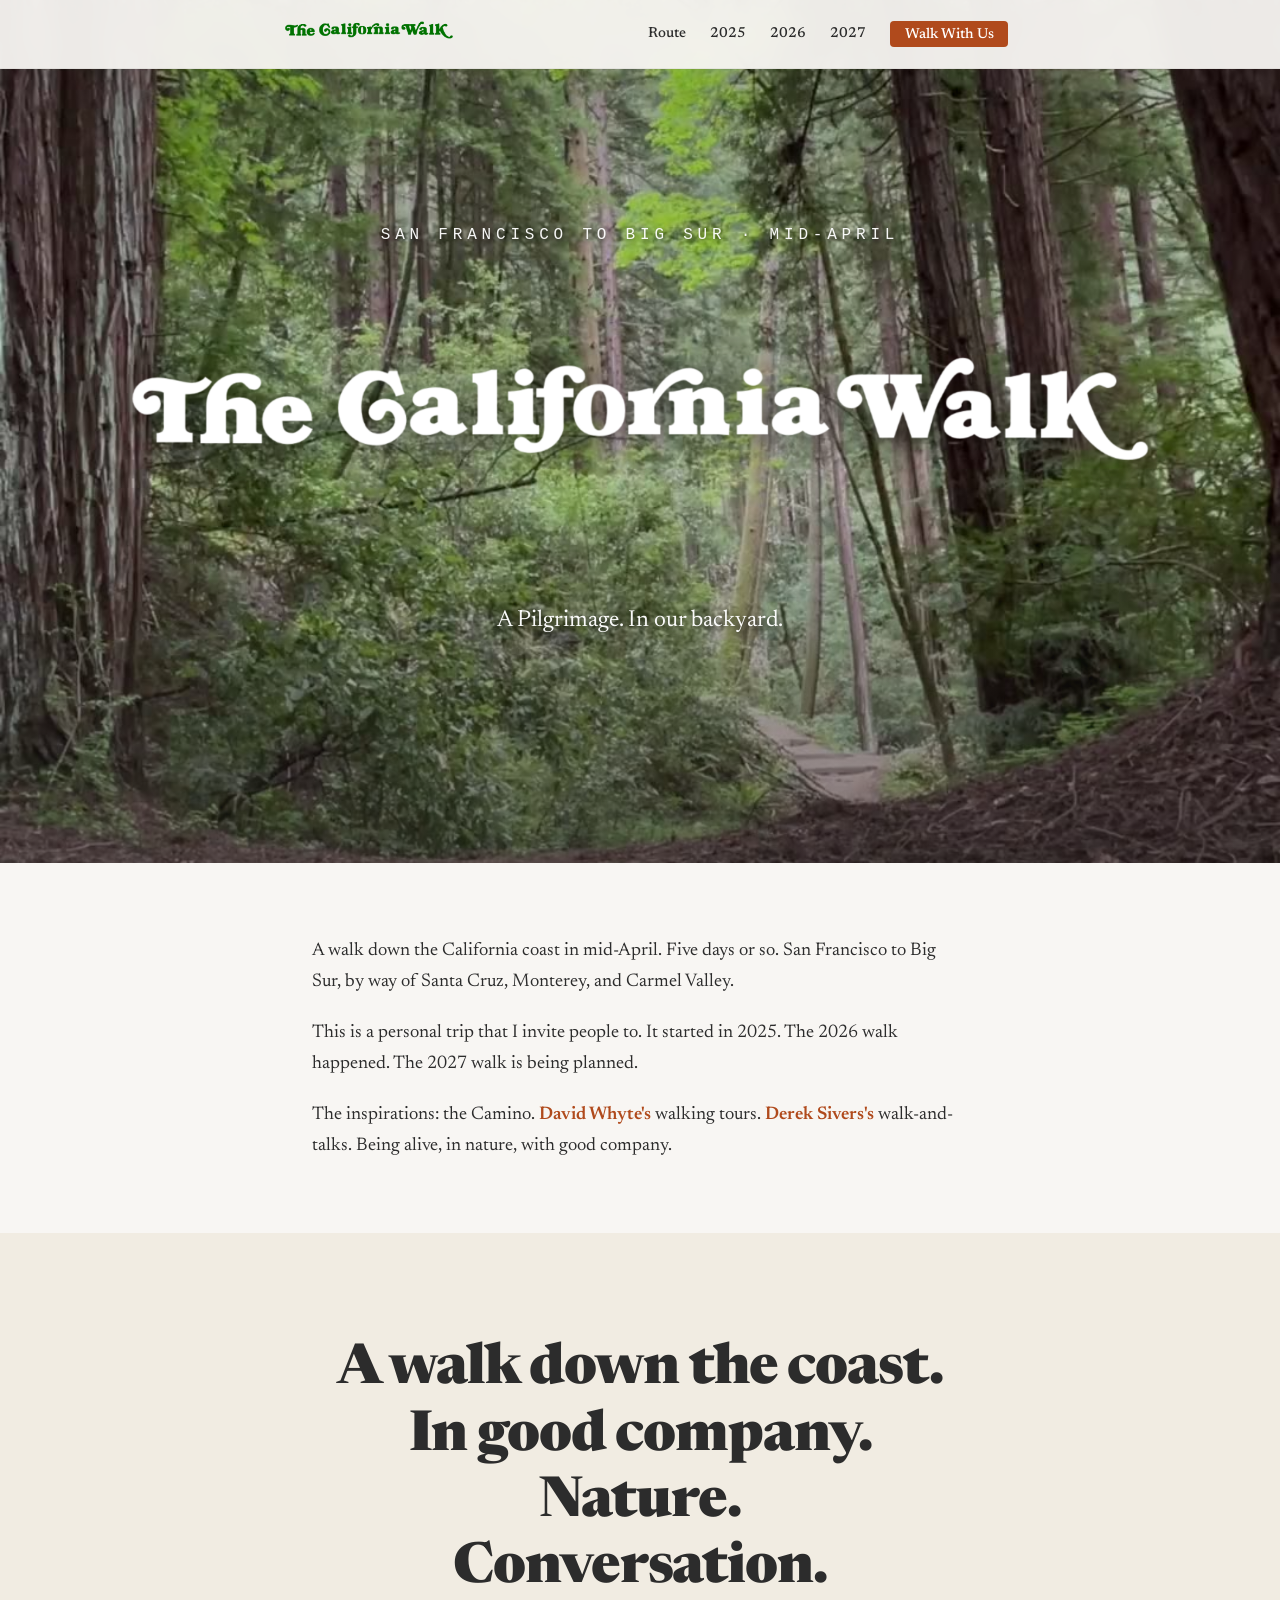
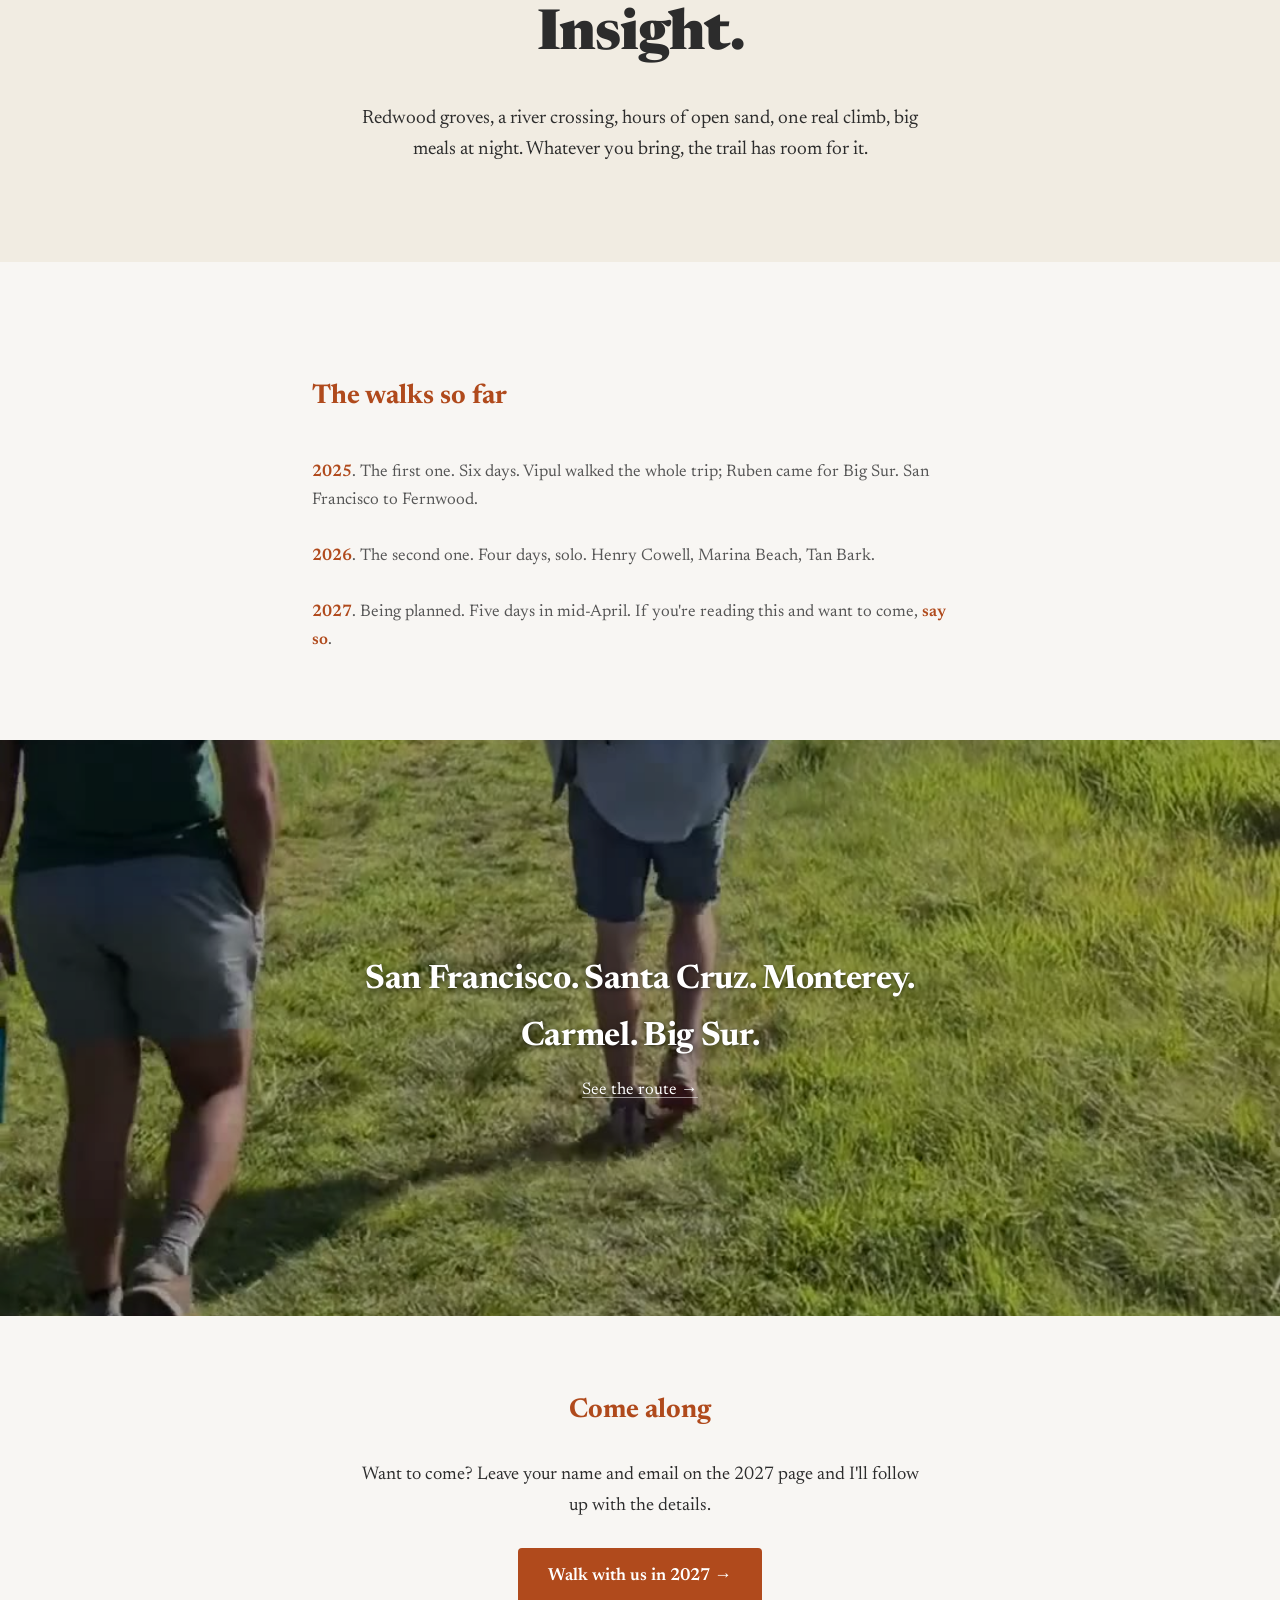
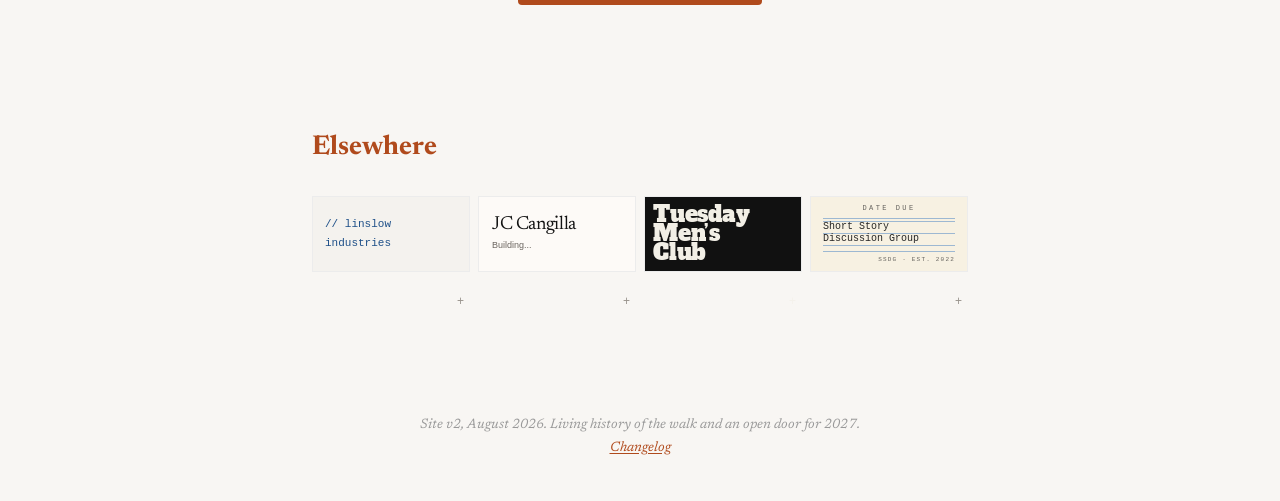
<file: index.html>
<!DOCTYPE html>
<html lang="en">
<head>
    <meta charset="UTF-8">
    <meta name="viewport" content="width=device-width, initial-scale=1.0">
    <title>The California Walk</title>
    <meta name="description" content="A walk down the California coast in mid-April. San Francisco to Big Sur. A personal trip, not an event.">
    <meta property="og:title" content="The California Walk">
    <meta property="og:description" content="A walk down the California coast in mid-April. San Francisco to Big Sur.">
    <meta property="og:type" content="website">
    <meta property="og:url" content="https://thecaliforniawalk.com">
    <meta property="og:image" content="https://thecaliforniawalk.com/hero-image.jpg">
    <link rel="canonical" href="https://thecaliforniawalk.com">
    <link rel="icon" href="/favicon.png">
    <link rel="apple-touch-icon" href="/apple-touch-icon.png">
    <link rel="stylesheet" href="/style.css">
    <!-- Google tag (gtag.js) -->
    <script async src="https://www.googletagmanager.com/gtag/js?id=G-KZSX5BPCNR"></script>
    <script>
      window.dataLayer = window.dataLayer || [];
      function gtag(){dataLayer.push(arguments);}
      gtag('js', new Date());
      gtag('config', 'G-KZSX5BPCNR');
    </script>
  <link rel="stylesheet" href="/network-tiles/network-tiles.css">
  <script src="/network-tiles/network-tiles.js" defer></script>
</head>
<body>
    <nav>
        <div class="nav-container">
            <div class="logo">
                <a href="/"><img src="/california-walk-logo.png" alt="The California Walk"></a>
            </div>
            <ul class="nav-links" id="navLinks">
                <li><a href="/route/">Route</a></li>
                <li><a href="/2025/">2025</a></li>
                <li><a href="/2026/">2026</a></li>
                <li><a href="/2027/">2027</a></li>
                <li><a href="/2027/" class="cta">Walk With Us</a></li>
            </ul>
            <div class="mobile-menu" onclick="toggleMenu()">
                <span></span><span></span><span></span>
            </div>
        </div>
    </nav>

    <section class="hero">
        <video class="hero-video" autoplay muted loop playsinline preload="auto" poster="/hero-santa-cruz-poster.jpg" aria-hidden="true">
            <source src="/hero-santa-cruz.mp4" type="video/mp4">
        </video>
        <div class="hero-overlay"></div>
        <div class="hero-content">
            <p class="hero-kicker">San Francisco to Big Sur &middot; <span class="nb">Mid-April</span></p>
            <h1 class="hero-title">
                <img src="/california-walk-title.png" alt="The California Walk">
            </h1>
            <p class="hero-tagline">A Pilgrimage. In our backyard.</p>
        </div>
    </section>

    <main class="home">

        <div class="band">
            <div class="measure intro">
                <p>A walk down the California coast in mid-April. Five days or so. San Francisco to Big Sur, by way of Santa Cruz, Monterey, and Carmel Valley.</p>
                <p>This is a personal trip that I invite people to. It started in 2025. The 2026 walk happened. The 2027 walk is being planned.</p>
                <p>The inspirations: the Camino. <a href="https://davidwhyte.com/" target="_blank" rel="noopener">David Whyte's</a> walking tours. <a href="https://sive.rs/" target="_blank" rel="noopener">Derek Sivers's</a> walk-and-talks. Being alive, in nature, with good company.</p>
            </div>
        </div>

        <div class="statement band-tint">
            <!-- JC 11/04: break it up explicitly. One sentence per line, so the rhythm he wrote
                 is the rhythm it reads in, at any width. -->
            <p class="lines">A walk down the coast.<br>In good company.<br>Nature.<br>Conversation.<br>Insight.</p>
            <p class="after">Redwood groves, a river crossing, hours of open sand, one real climb, big meals at night. Whatever you bring, the trail has room for it.</p>
        </div>

        <div class="band">
            <div class="measure">
                <h2 class="section-title">The walks so far</h2>
                <ul class="walk-list">
                    <li>
                        <a href="/2025/">2025</a><span class="year-meta">. The first one. Six days. Vipul walked the whole trip; Ruben came for Big Sur. San Francisco to Fernwood.</span>
                    </li>
                    <li>
                        <a href="/2026/">2026</a><span class="year-meta">. The second one. Four days, solo. Henry Cowell, Marina Beach, Tan Bark.</span>
                    </li>
                    <li>
                        <a href="/2027/">2027</a><span class="year-meta">. Being planned. Five days in mid-April. If you're reading this and want to come, <a href="/2027/">say so</a>.</span>
                    </li>
                </ul>
            </div>
        </div>

        <div class="band-motion" style="background-image: url('/band-carmel-poster.jpg');">
            <video autoplay muted loop playsinline preload="metadata" poster="/band-carmel-poster.jpg" aria-hidden="true">
                <source src="/band-carmel.mp4" type="video/mp4">
            </video>
            <div class="scrim"></div>
            <div class="route-line">
                <p class="places">San Francisco. Santa Cruz. Monterey.<br>Carmel. Big Sur.</p>
                <p class="route-link"><a href="/route/">See the route &rarr;</a></p>
            </div>
        </div>

        <div class="band door">
            <h2 class="section-title">Come along</h2>
            <p>Want to come? Leave your name and email on the 2027 page and I'll follow up with the details.</p>
            <a href="/2027/" class="cta-button-text">Walk with us in 2027 &rarr;</a>
        </div>
    </main>

    <div class="elsewhere">
        <h2 class="section-title">Elsewhere</h2>
        <div class="elsewhere-tiles network-tiles">
            <a class="tile network-tile tile-linslow" data-network-tile="linslow" href="https://linslow.com" aria-label="Linslow Industries"><span class="linslow-mark">// linslow industries</span></a>
            <a class="tile network-tile tile-jcc" data-network-tile="jcc" href="https://jccangilla.com" aria-label="JC Cangilla"><span class="jcc-name">JC Cangilla</span><span class="jcc-sig">Building...</span></a>
            <a class="tile network-tile tile-tmc" data-network-tile="tmc" href="https://tuesdaymensclub.com" aria-label="Tuesday Men&#x27;s Club"><span class="tmc-mark">Tuesday<br>Men&rsquo;s<br>Club</span></a>
            <a class="tile network-tile tile-ssdg" data-network-tile="ssdg" href="https://ssdg.me" aria-label="Short Story Discussion Group"><span class="ssdg-head">DATE DUE</span><span class="ssdg-dbl"></span><span class="ssdg-line">Short Story</span><span class="ssdg-line">Discussion Group</span><span class="ssdg-line"></span><span class="ssdg-id">SSDG &middot; EST. 2022</span></a>
        </div>
    </div>

    <footer>
        <p class="footer-note">Site v2, August 2026. Living history of the walk and an open door for 2027.</p>
        <p class="footer-note"><a href="/changelog/">Changelog</a></p>
    </footer>

    <script>
        function toggleMenu() {
            document.getElementById('navLinks').classList.toggle('active');
        }
        document.querySelectorAll('.nav-links a').forEach(link => {
            link.addEventListener('click', () => {
                document.getElementById('navLinks').classList.remove('active');
            });
        });
    </script>
</body>
</html>
</file>
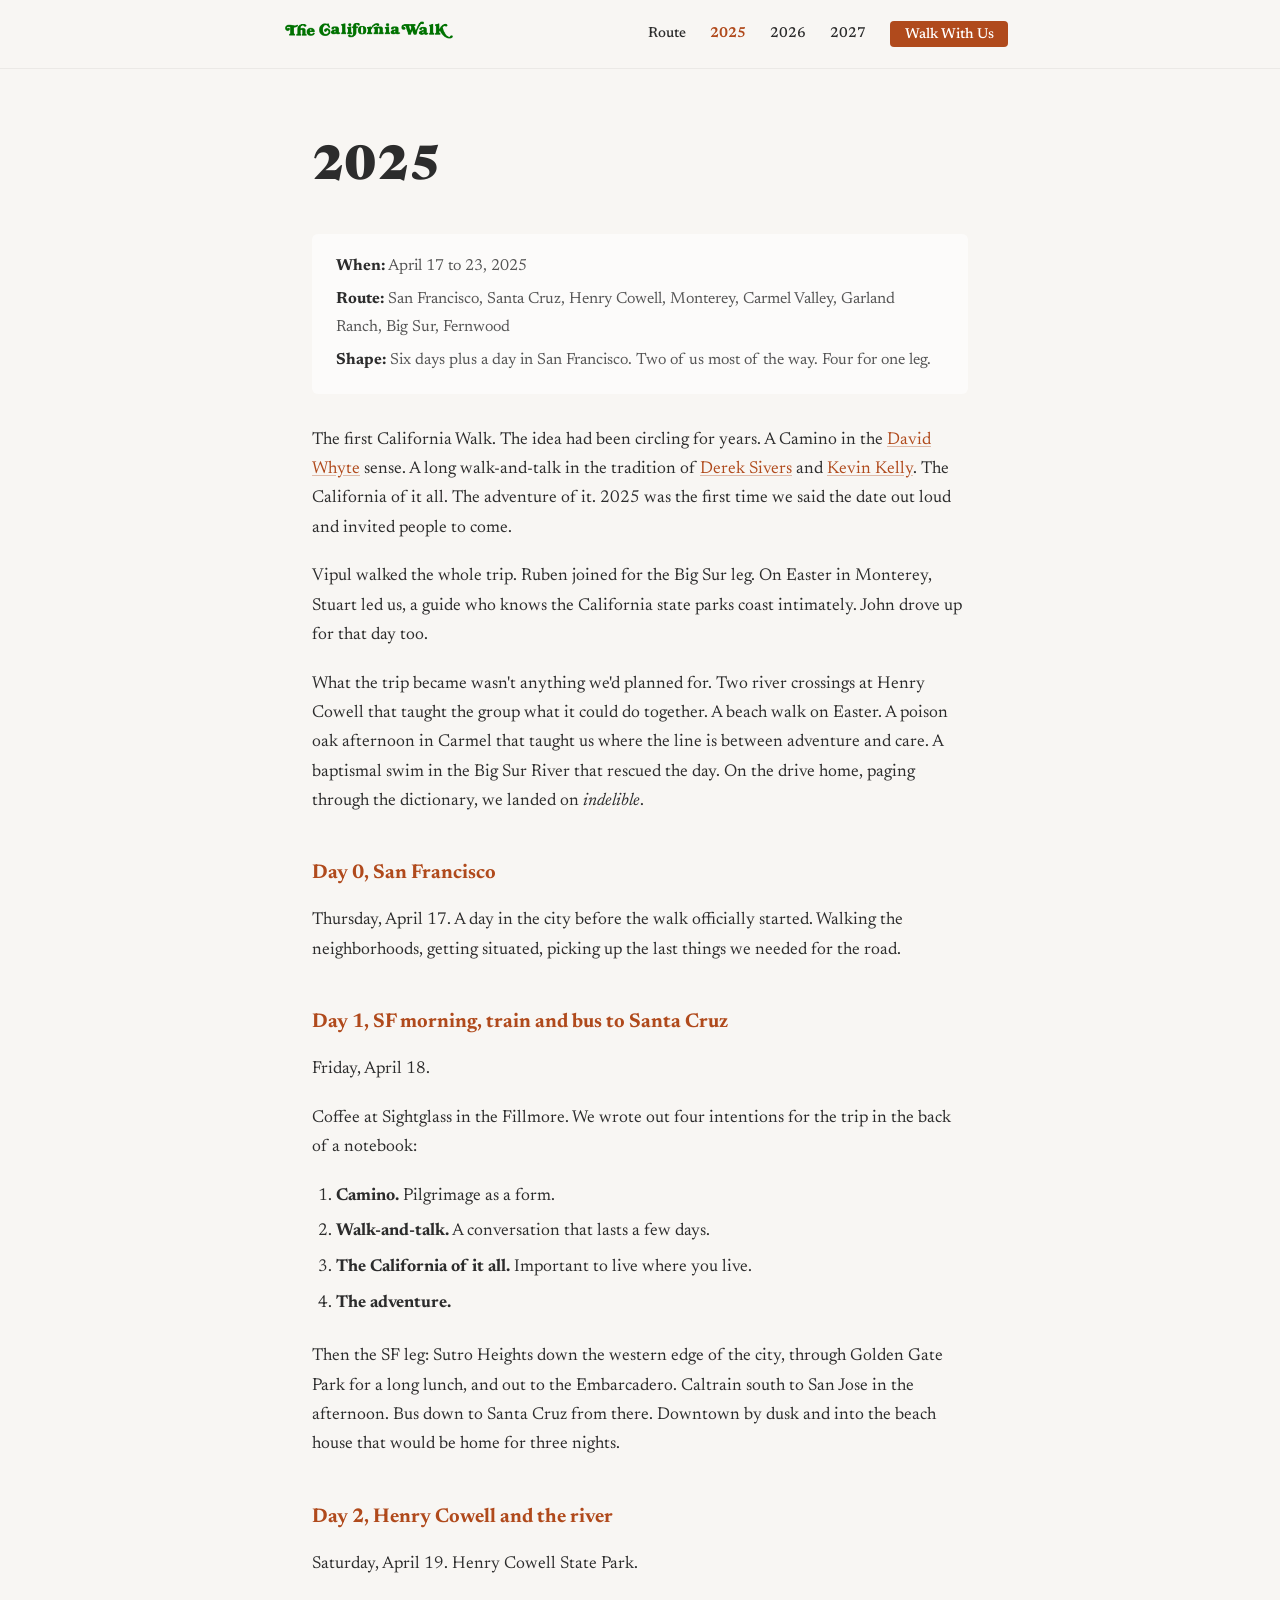
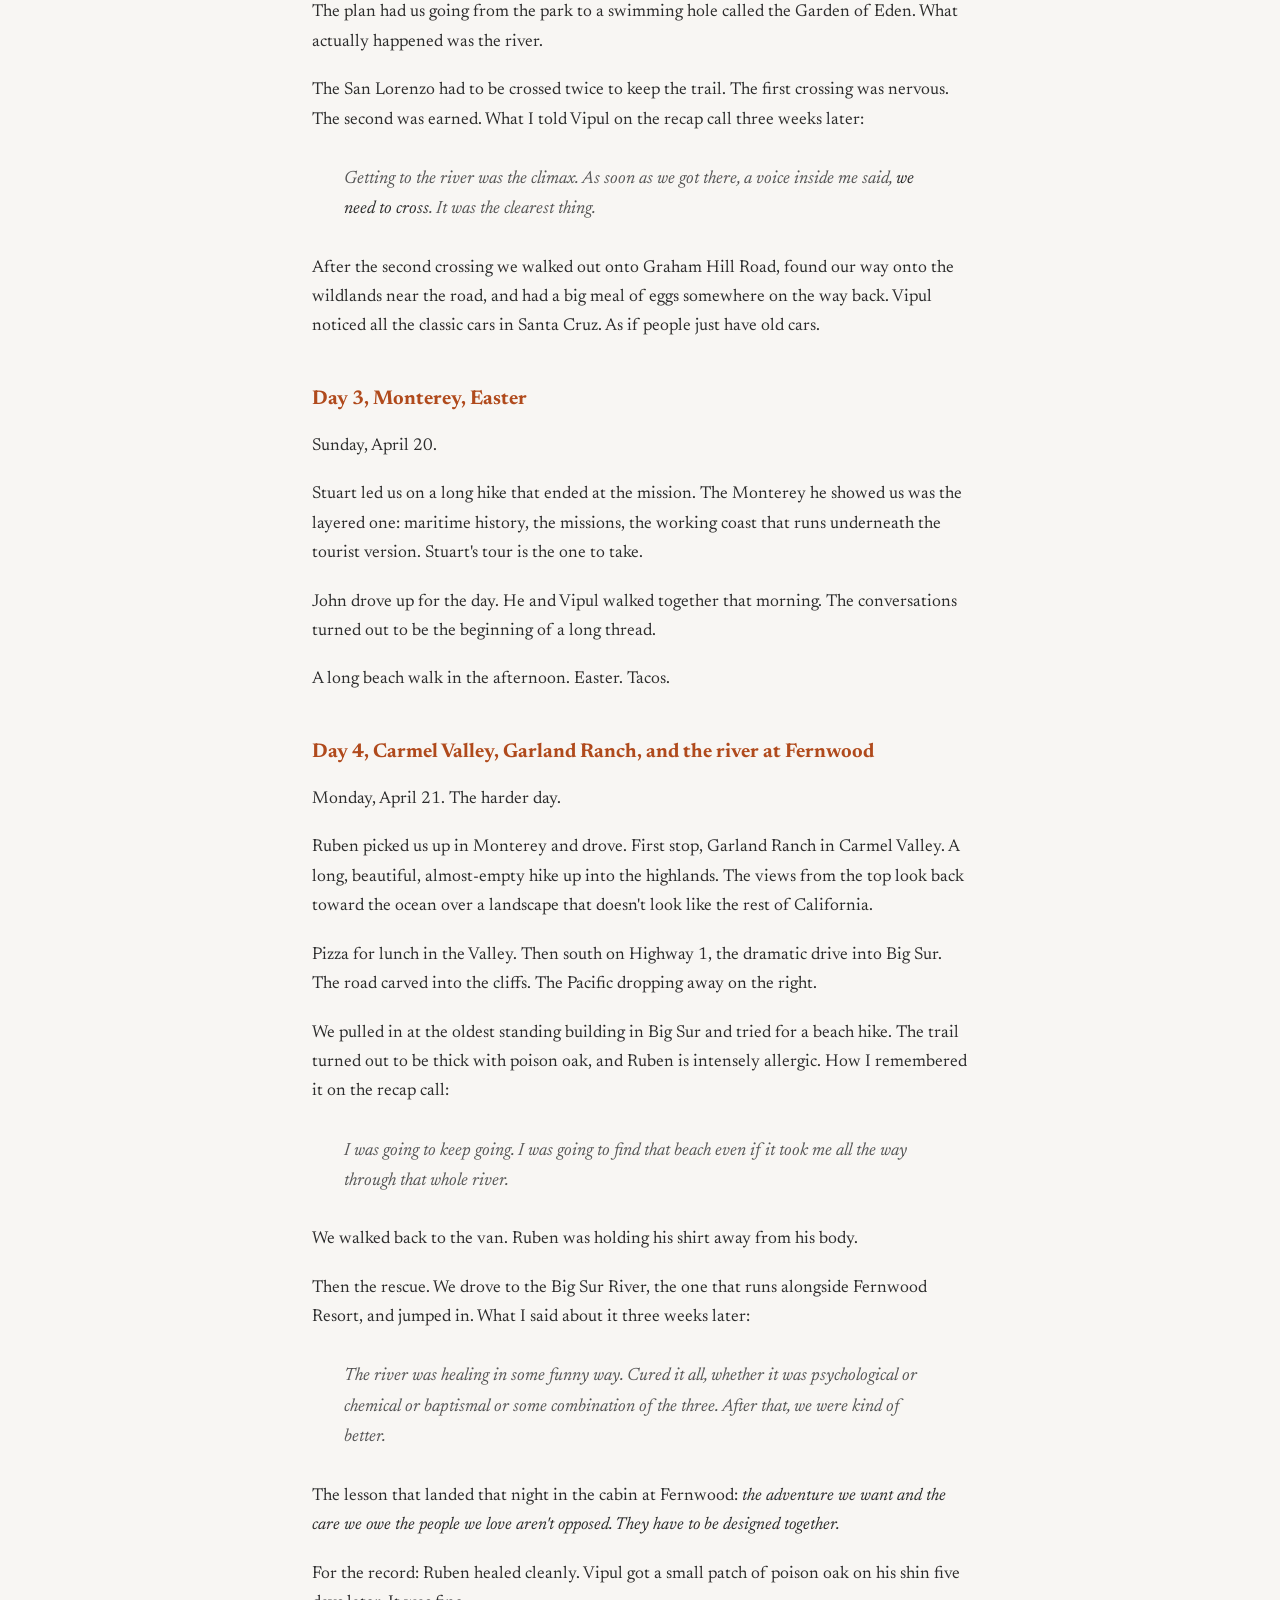
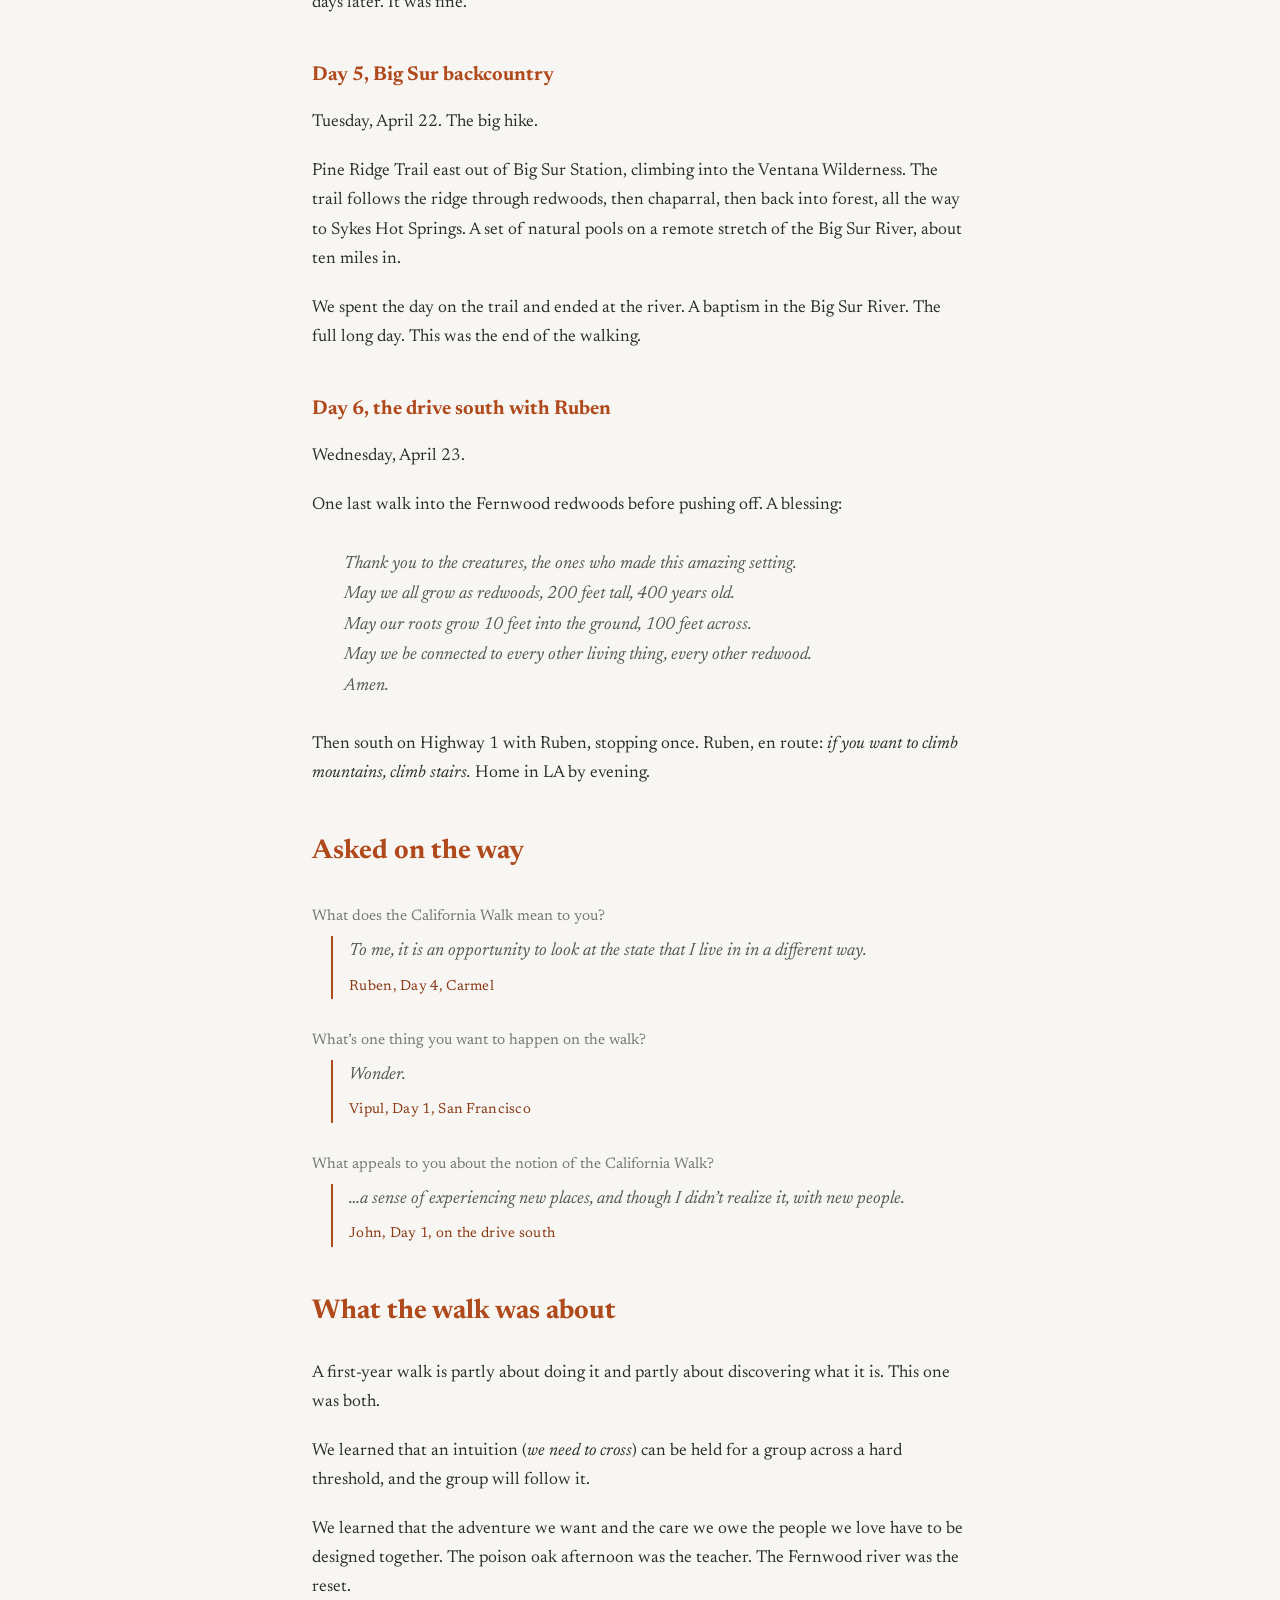
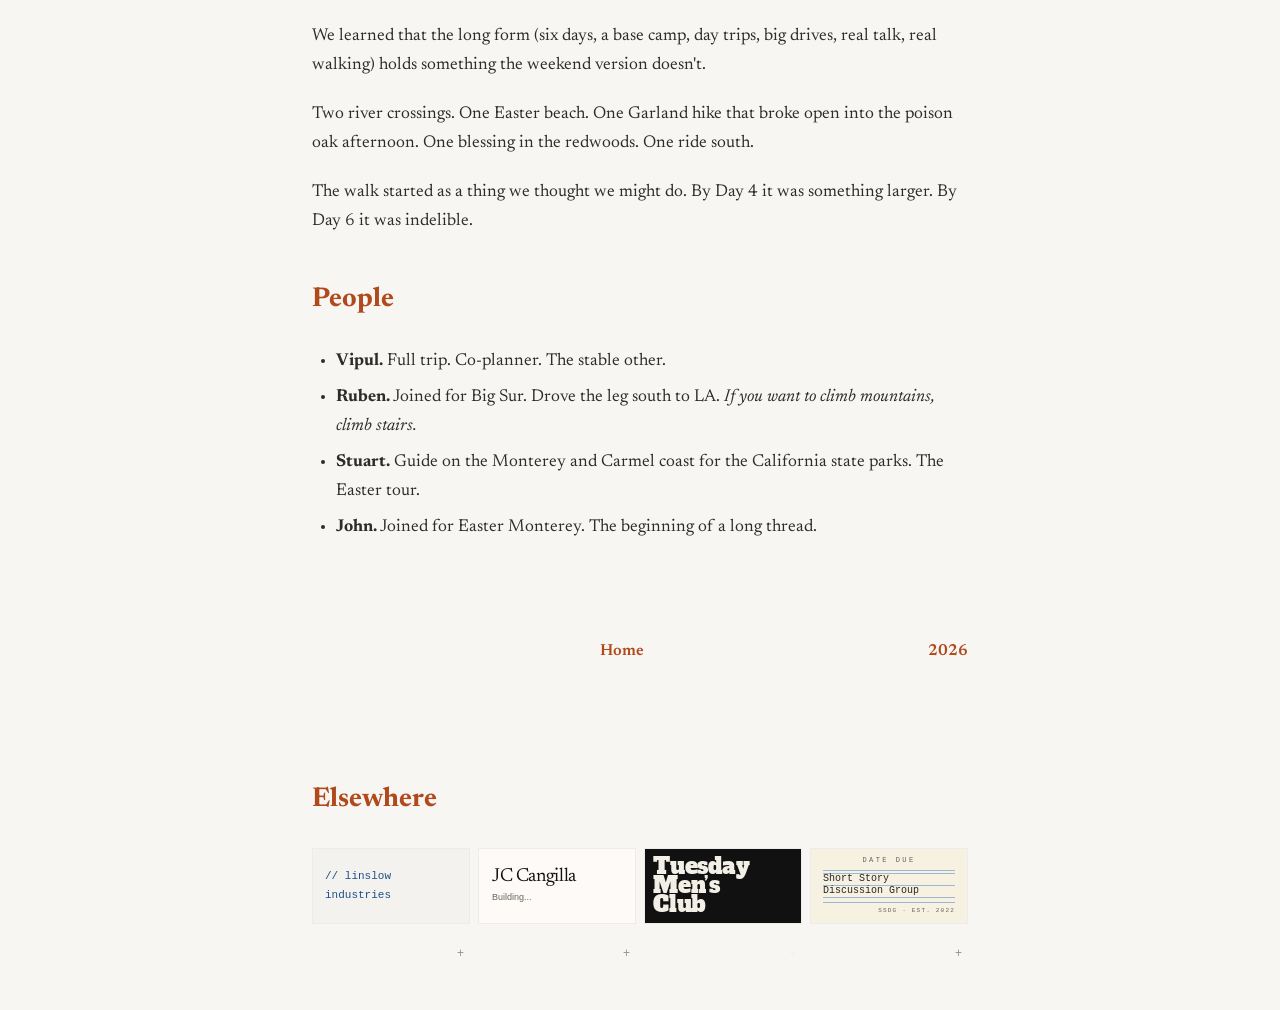
<file: 2025/index.html>
<!DOCTYPE html>
<html lang="en">
<head>
    <meta charset="UTF-8">
    <meta name="viewport" content="width=device-width, initial-scale=1.0">
    <title>2025 &middot; The California Walk</title>
    <meta name="description" content="The first California Walk. April 17 to 23, 2025. San Francisco to Big Sur. Six days, small group.">
    <meta property="og:title" content="2025 -- The California Walk">
    <meta property="og:description" content="The first California Walk. April 17 to 23, 2025. San Francisco to Big Sur.">
    <meta property="og:type" content="article">
    <meta property="og:url" content="https://thecaliforniawalk.com/2025/">
    <meta property="og:image" content="https://thecaliforniawalk.com/hero-image.jpg">
    <link rel="canonical" href="https://thecaliforniawalk.com/2025/">
    <link rel="icon" href="/favicon.png">
    <link rel="apple-touch-icon" href="/apple-touch-icon.png">
    <link rel="stylesheet" href="/style.css">
    <script async src="https://www.googletagmanager.com/gtag/js?id=G-KZSX5BPCNR"></script>
    <script>
      window.dataLayer = window.dataLayer || [];
      function gtag(){dataLayer.push(arguments);}
      gtag('js', new Date());
      gtag('config', 'G-KZSX5BPCNR');
    </script>
  <link rel="stylesheet" href="/network-tiles/network-tiles.css">
  <script src="/network-tiles/network-tiles.js" defer></script>
</head>
<body>
    <nav>
        <div class="nav-container">
            <div class="logo">
                <a href="/"><img src="/california-walk-logo.png" alt="The California Walk"></a>
            </div>
            <ul class="nav-links" id="navLinks">
                <li><a href="/route/">Route</a></li>
                <li><a href="/2025/" class="active">2025</a></li>
                <li><a href="/2026/">2026</a></li>
                <li><a href="/2027/">2027</a></li>
                <li><a href="/2027/" class="cta">Walk With Us</a></li>
            </ul>
            <div class="mobile-menu" onclick="toggleMenu()">
                <span></span><span></span><span></span>
            </div>
        </div>
    </nav>

    <main class="prose">
        <h1 class="page-title">2025</h1>

        <div class="meta-block">
            <p class="fact-line"><strong>When:</strong> April 17 to 23, 2025</p>
            <p class="fact-line"><strong>Route:</strong> San Francisco, Santa Cruz, Henry Cowell, Monterey, Carmel Valley, Garland Ranch, Big Sur, Fernwood</p>
            <p class="fact-line"><strong>Shape:</strong> Six days plus a day in San Francisco. Two of us most of the way. Four for one leg.</p>
        </div>

        <p>The first California Walk. The idea had been circling for years. A Camino in the <a href="https://davidwhyte.com/" target="_blank" rel="noopener">David Whyte</a> sense. A long walk-and-talk in the tradition of <a href="https://sive.rs/" target="_blank" rel="noopener">Derek Sivers</a> and <a href="https://kk.org/" target="_blank" rel="noopener">Kevin Kelly</a>. The California of it all. The adventure of it. 2025 was the first time we said the date out loud and invited people to come.</p>

        <p>Vipul walked the whole trip. Ruben joined for the Big Sur leg. On Easter in Monterey, Stuart led us, a guide who knows the California state parks coast intimately. John drove up for that day too.</p>

        <p>What the trip became wasn't anything we'd planned for. Two river crossings at Henry Cowell that taught the group what it could do together. A beach walk on Easter. A poison oak afternoon in Carmel that taught us where the line is between adventure and care. A baptismal swim in the Big Sur River that rescued the day. On the drive home, paging through the dictionary, we landed on <em>indelible</em>.</p>


        <h3 class="day-title">Day 0, San Francisco</h3>
        <p>Thursday, April 17. A day in the city before the walk officially started. Walking the neighborhoods, getting situated, picking up the last things we needed for the road.</p>

        <h3 class="day-title">Day 1, SF morning, train and bus to Santa Cruz</h3>
        <p>Friday, April 18.</p>
        <p>Coffee at Sightglass in the Fillmore. We wrote out four intentions for the trip in the back of a notebook:</p>
        <ol>
            <li><strong>Camino.</strong> Pilgrimage as a form.</li>
            <li><strong>Walk-and-talk.</strong> A conversation that lasts a few days.</li>
            <li><strong>The California of it all.</strong> Important to live where you live.</li>
            <li><strong>The adventure.</strong></li>
        </ol>
        <p>Then the SF leg: Sutro Heights down the western edge of the city, through Golden Gate Park for a long lunch, and out to the Embarcadero. Caltrain south to San Jose in the afternoon. Bus down to Santa Cruz from there. Downtown by dusk and into the beach house that would be home for three nights.</p>

        <h3 class="day-title">Day 2, Henry Cowell and the river</h3>
        <p>Saturday, April 19. Henry Cowell State Park.</p>
        <p>The plan had us going from the park to a swimming hole called the Garden of Eden. What actually happened was the river.</p>
        <p>The San Lorenzo had to be crossed twice to keep the trail. The first crossing was nervous. The second was earned. What I told Vipul on the recap call three weeks later:</p>
        <blockquote>
            Getting to the river was the climax. As soon as we got there, a voice inside me said, <em>we need to cross</em>. It was the clearest thing.
        </blockquote>
        <p>After the second crossing we walked out onto Graham Hill Road, found our way onto the wildlands near the road, and had a big meal of eggs somewhere on the way back. Vipul noticed all the classic cars in Santa Cruz. As if people just have old cars.</p>

        <h3 class="day-title">Day 3, Monterey, Easter</h3>
        <p>Sunday, April 20.</p>
        <p>Stuart led us on a long hike that ended at the mission. The Monterey he showed us was the layered one: maritime history, the missions, the working coast that runs underneath the tourist version. Stuart's tour is the one to take.</p>
        <p>John drove up for the day. He and Vipul walked together that morning. The conversations turned out to be the beginning of a long thread.</p>
        <p>A long beach walk in the afternoon. Easter. Tacos.</p>

        <h3 class="day-title">Day 4, Carmel Valley, Garland Ranch, and the river at Fernwood</h3>
        <p>Monday, April 21. The harder day.</p>
        <p>Ruben picked us up in Monterey and drove. First stop, Garland Ranch in Carmel Valley. A long, beautiful, almost-empty hike up into the highlands. The views from the top look back toward the ocean over a landscape that doesn't look like the rest of California.</p>
        <p>Pizza for lunch in the Valley. Then south on Highway 1, the dramatic drive into Big Sur. The road carved into the cliffs. The Pacific dropping away on the right.</p>
        <p>We pulled in at the oldest standing building in Big Sur and tried for a beach hike. The trail turned out to be thick with poison oak, and Ruben is intensely allergic. How I remembered it on the recap call:</p>
        <blockquote>
            I was going to keep going. I was going to find that beach even if it took me all the way through that whole river.
        </blockquote>
        <p>We walked back to the van. Ruben was holding his shirt away from his body.</p>
        <p>Then the rescue. We drove to the Big Sur River, the one that runs alongside Fernwood Resort, and jumped in. What I said about it three weeks later:</p>
        <blockquote>
            The river was healing in some funny way. Cured it all, whether it was psychological or chemical or baptismal or some combination of the three. After that, we were kind of better.
        </blockquote>
        <p>The lesson that landed that night in the cabin at Fernwood: <em>the adventure we want and the care we owe the people we love aren't opposed. They have to be designed together.</em></p>
        <p>For the record: Ruben healed cleanly. Vipul got a small patch of poison oak on his shin five days later. It was fine.</p>

        <h3 class="day-title">Day 5, Big Sur backcountry</h3>
        <p>Tuesday, April 22. The big hike.</p>
        <p>Pine Ridge Trail east out of Big Sur Station, climbing into the Ventana Wilderness. The trail follows the ridge through redwoods, then chaparral, then back into forest, all the way to Sykes Hot Springs. A set of natural pools on a remote stretch of the Big Sur River, about ten miles in.</p>
        <p>We spent the day on the trail and ended at the river. A baptism in the Big Sur River. The full long day. This was the end of the walking.</p>

        <h3 class="day-title">Day 6, the drive south with Ruben</h3>
        <p>Wednesday, April 23.</p>
        <p>One last walk into the Fernwood redwoods before pushing off. A blessing:</p>
        <blockquote>
            Thank you to the creatures, the ones who made this amazing setting.<br>
            May we all grow as redwoods, 200 feet tall, 400 years old.<br>
            May our roots grow 10 feet into the ground, 100 feet across.<br>
            May we be connected to every other living thing, every other redwood.<br>
            Amen.
        </blockquote>
        <p>Then south on Highway 1 with Ruben, stopping once. Ruben, en route: <em>if you want to climb mountains, climb stairs.</em> Home in LA by evening.</p>


        <h2 class="section-title">Asked on the way</h2>
        <div class="chorus">
            <p class="chorus-q">What does the California Walk mean to you?</p>
            <blockquote>To me, it is an opportunity to look at the state that I live in in a different way.<cite>Ruben, Day 4, Carmel</cite></blockquote>
            <p class="chorus-q">What&rsquo;s one thing you want to happen on the walk?</p>
            <blockquote>Wonder.<cite>Vipul, Day 1, San Francisco</cite></blockquote>
            <p class="chorus-q">What appeals to you about the notion of the California Walk?</p>
            <blockquote>&hellip;a sense of experiencing new places, and though I didn&rsquo;t realize it, with new people.<cite>John, Day 1, on the drive south</cite></blockquote>
        </div>


        <h2 class="section-title">What the walk was about</h2>
        <p>A first-year walk is partly about doing it and partly about discovering what it is. This one was both.</p>
        <p>We learned that an intuition (<em>we need to cross</em>) can be held for a group across a hard threshold, and the group will follow it.</p>
        <p>We learned that the adventure we want and the care we owe the people we love have to be designed together. The poison oak afternoon was the teacher. The Fernwood river was the reset.</p>
        <p>We learned that the long form (six days, a base camp, day trips, big drives, real talk, real walking) holds something the weekend version doesn't.</p>
        <p>Two river crossings. One Easter beach. One Garland hike that broke open into the poison oak afternoon. One blessing in the redwoods. One ride south.</p>
        <p>The walk started as a thing we thought we might do. By Day 4 it was something larger. By Day 6 it was indelible.</p>


        <h2 class="section-title">People</h2>
        <ul>
            <li><strong>Vipul.</strong> Full trip. Co-planner. The stable other.</li>
            <li><strong>Ruben.</strong> Joined for Big Sur. Drove the leg south to LA. <em>If you want to climb mountains, climb stairs.</em></li>
            <li><strong>Stuart.</strong> Guide on the Monterey and Carmel coast for the California state parks. The Easter tour.</li>
            <li><strong>John.</strong> Joined for Easter Monterey. The beginning of a long thread.</li>
        </ul>

        <div class="page-nav">
            <span>&nbsp;</span>
            <span class="spacer"><a href="/">Home</a></span>
            <a href="/2026/">2026</a>
        </div>
    </main>

    <div class="elsewhere">
        <h2 class="section-title">Elsewhere</h2>
        <div class="elsewhere-tiles network-tiles">
            <a class="tile network-tile tile-linslow" data-network-tile="linslow" href="https://linslow.com" aria-label="Linslow Industries"><span class="linslow-mark">// linslow industries</span></a>
            <a class="tile network-tile tile-jcc" data-network-tile="jcc" href="https://jccangilla.com" aria-label="JC Cangilla"><span class="jcc-name">JC Cangilla</span><span class="jcc-sig">Building...</span></a>
            <a class="tile network-tile tile-tmc" data-network-tile="tmc" href="https://tuesdaymensclub.com" aria-label="Tuesday Men&#x27;s Club"><span class="tmc-mark">Tuesday<br>Men&rsquo;s<br>Club</span></a>
            <a class="tile network-tile tile-ssdg" data-network-tile="ssdg" href="https://ssdg.me" aria-label="Short Story Discussion Group"><span class="ssdg-head">DATE DUE</span><span class="ssdg-dbl"></span><span class="ssdg-line">Short Story</span><span class="ssdg-line">Discussion Group</span><span class="ssdg-line"></span><span class="ssdg-id">SSDG &middot; EST. 2022</span></a>
        </div>
    </div>

    <script>
        function toggleMenu() {
            document.getElementById('navLinks').classList.toggle('active');
        }
        document.querySelectorAll('.nav-links a').forEach(link => {
            link.addEventListener('click', () => {
                document.getElementById('navLinks').classList.remove('active');
            });
        });
    </script>
</body>
</html>
</file>
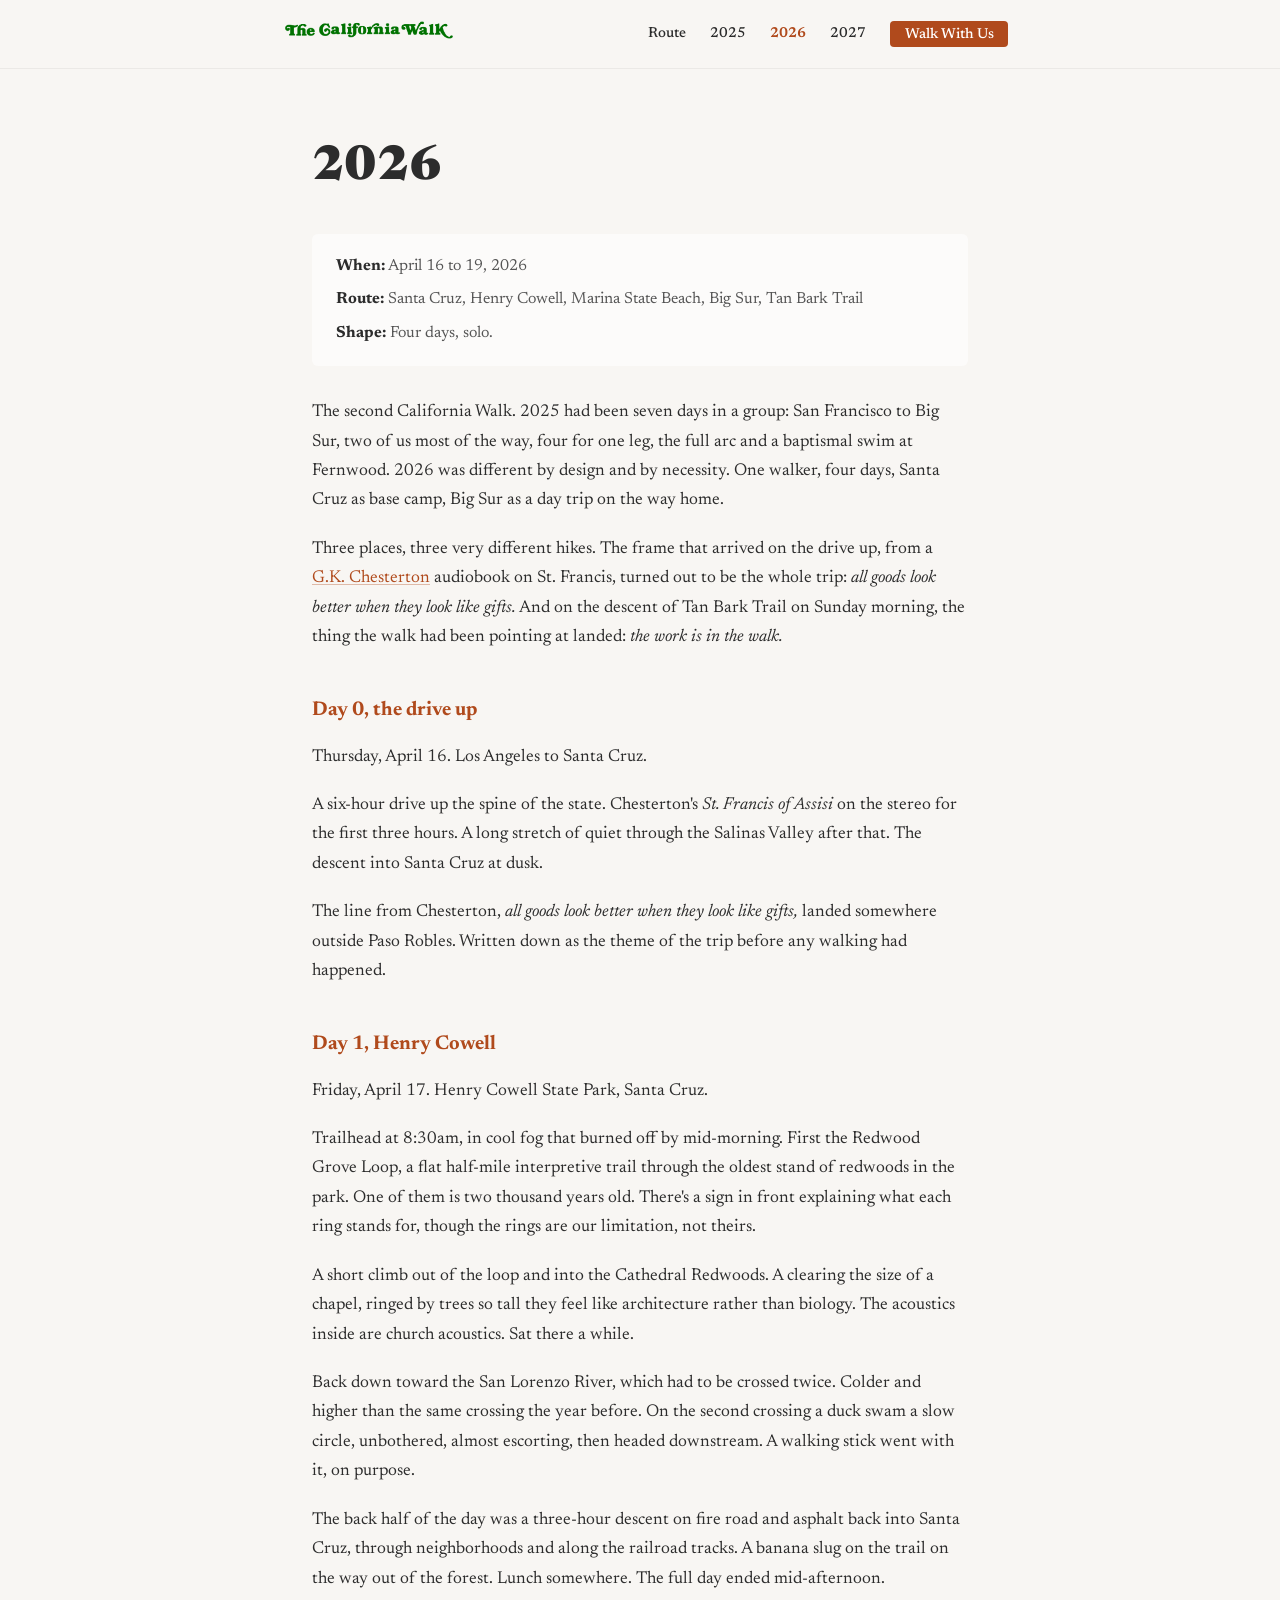
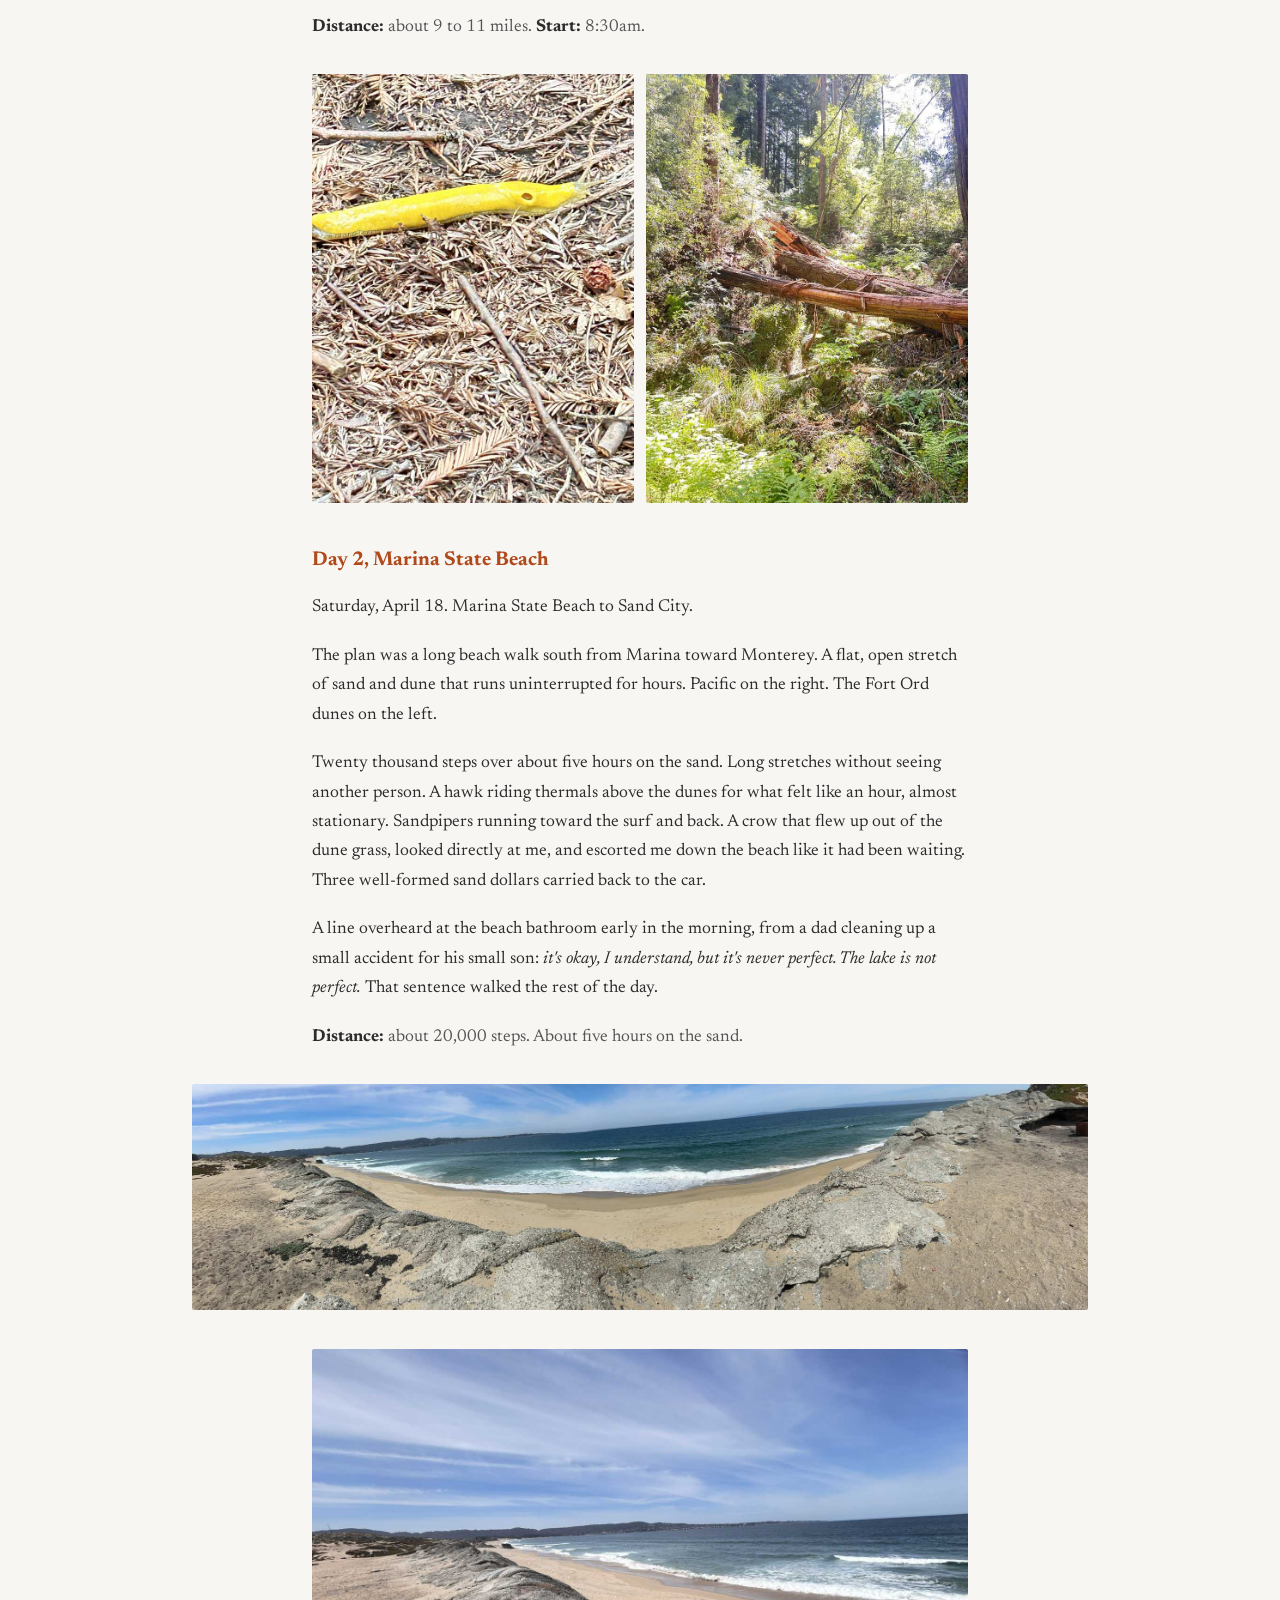
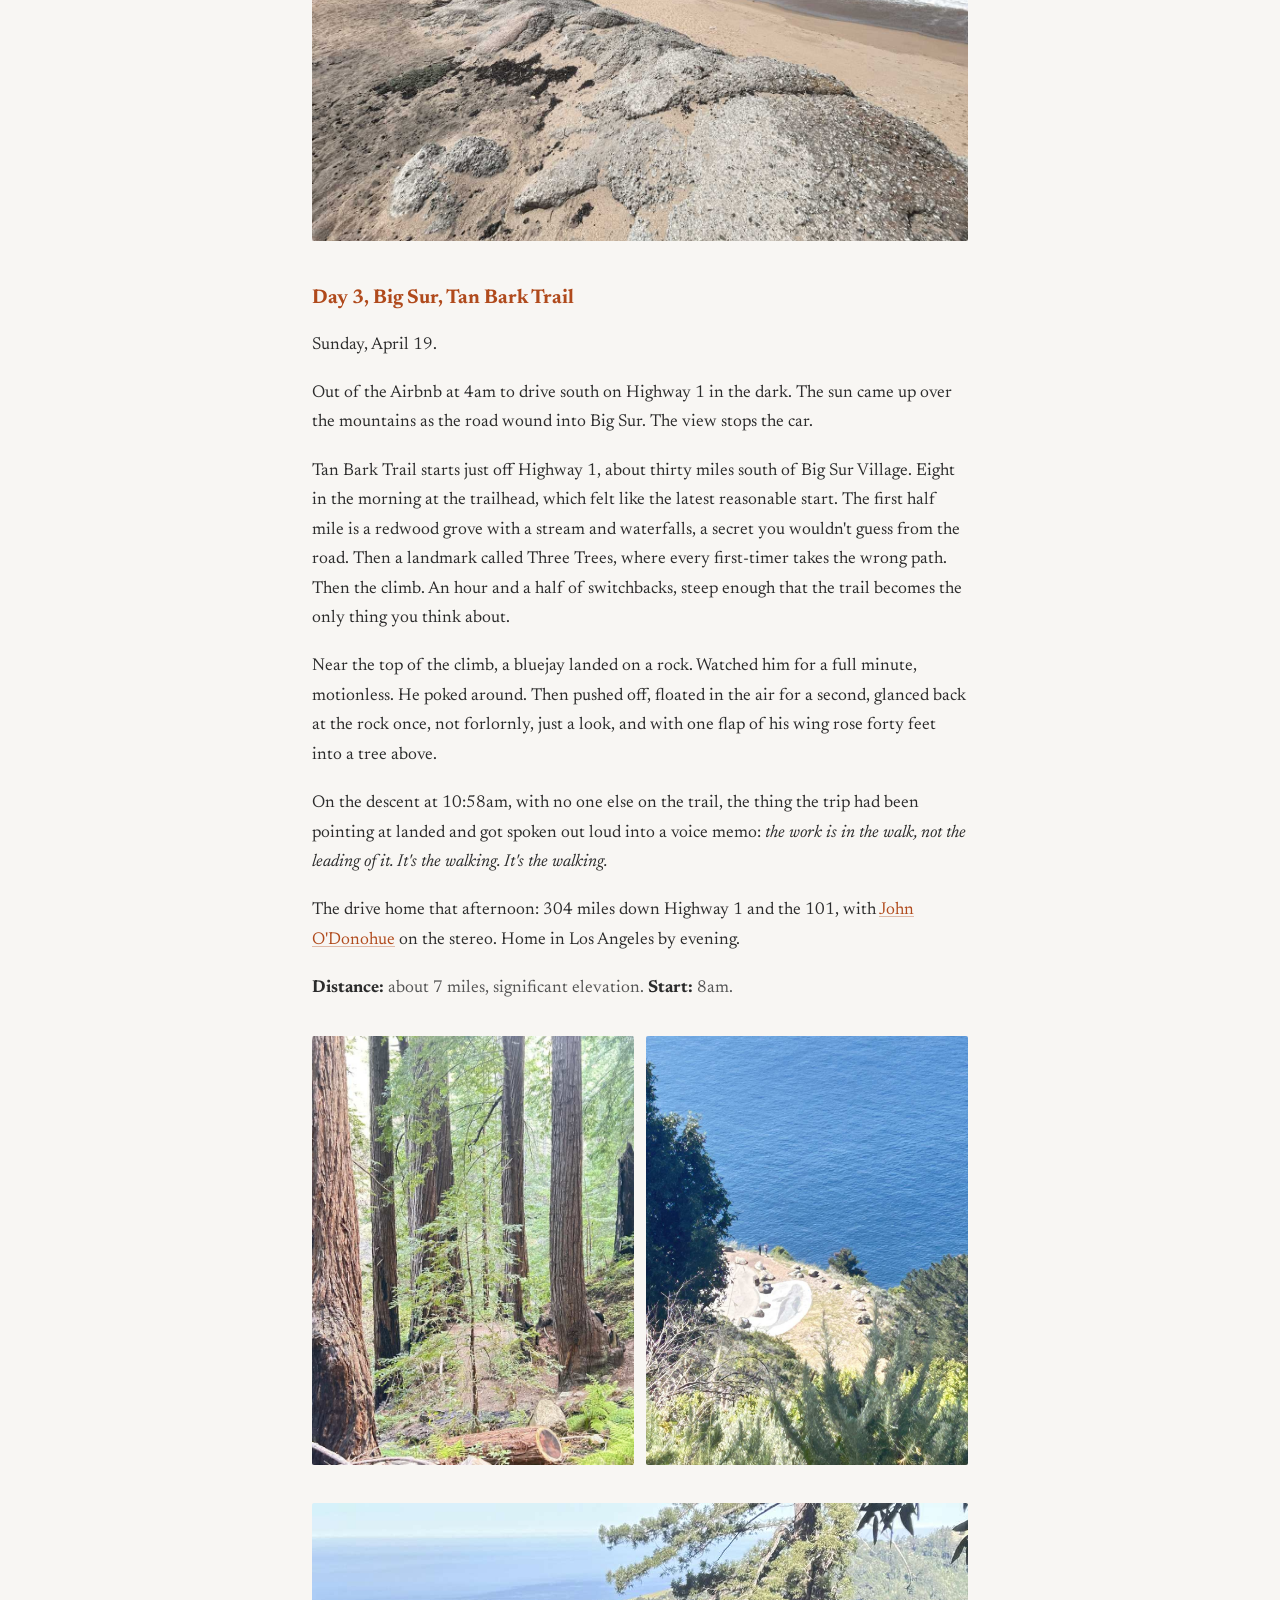
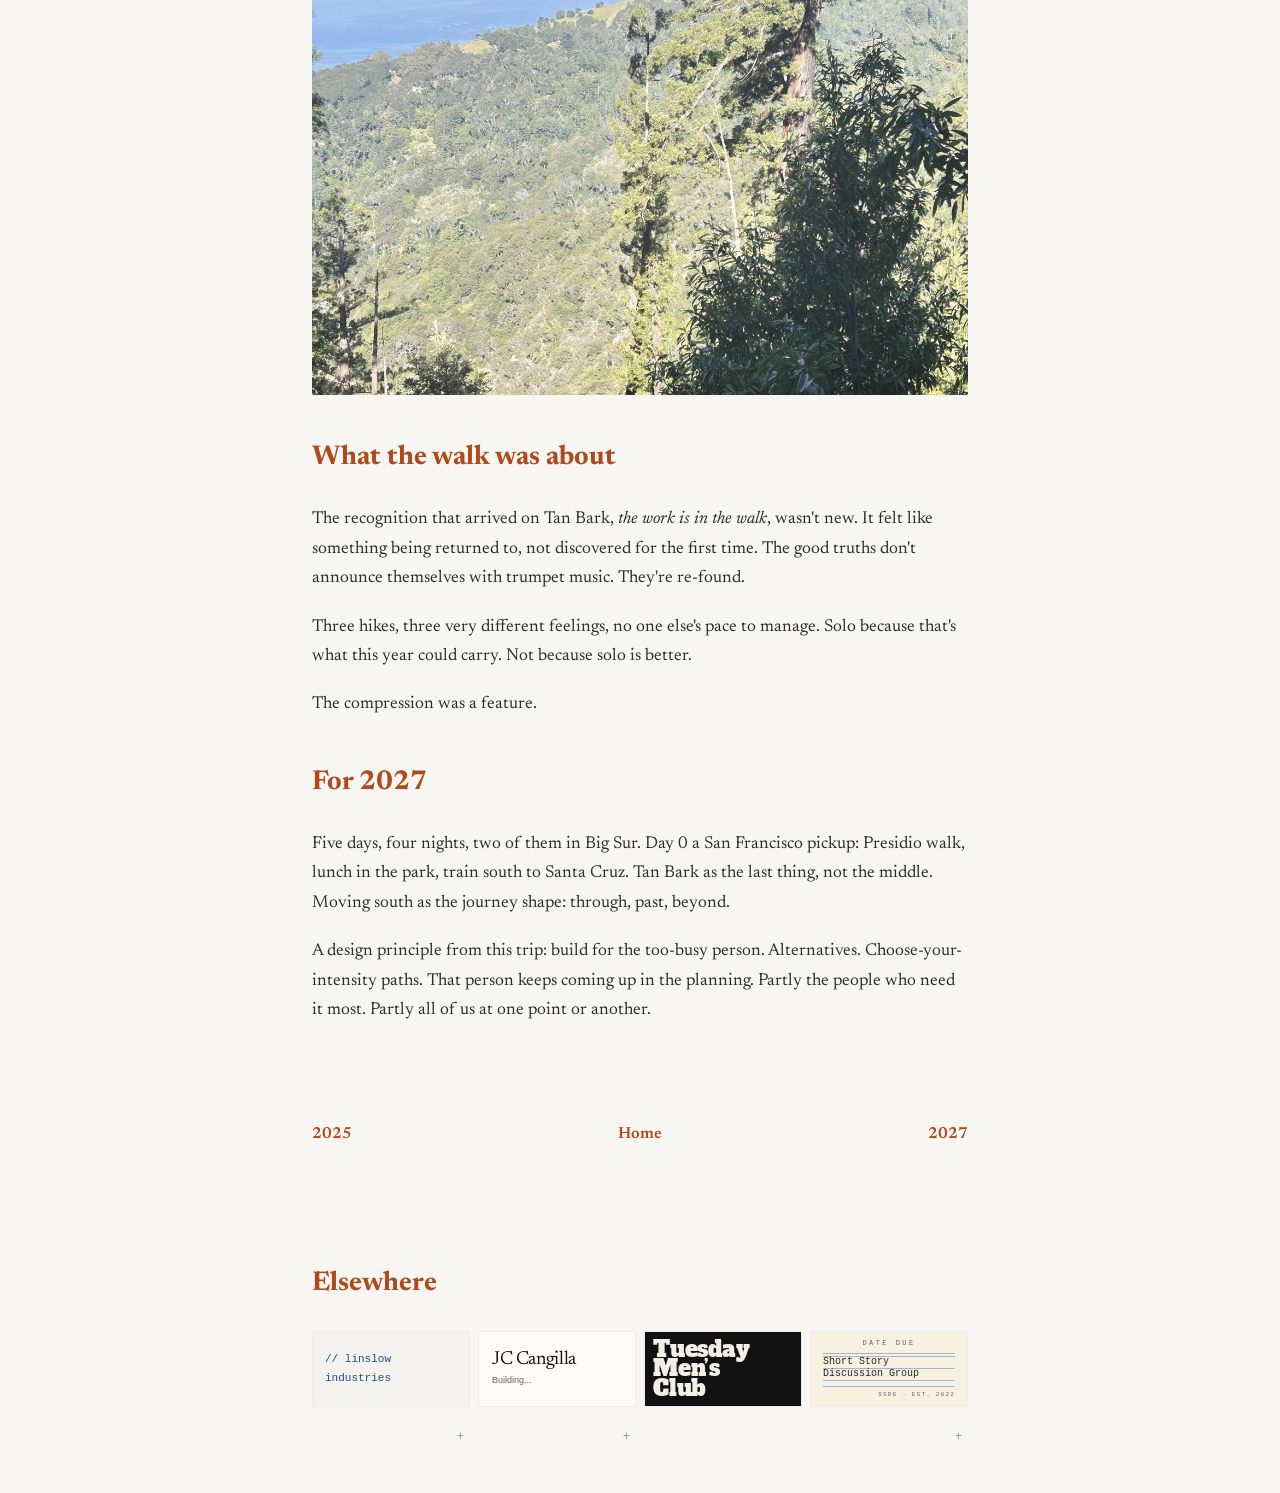
<file: 2026/index.html>
<!DOCTYPE html>
<html lang="en">
<head>
    <meta charset="UTF-8">
    <meta name="viewport" content="width=device-width, initial-scale=1.0">
    <title>2026 &middot; The California Walk</title>
    <meta name="description" content="The second California Walk. April 16 to 19, 2026. Four days, solo. Henry Cowell, Marina Beach, Tan Bark.">
    <meta property="og:title" content="2026 -- The California Walk">
    <meta property="og:description" content="The second California Walk. Four days, solo. Henry Cowell, Marina Beach, Tan Bark.">
    <meta property="og:type" content="article">
    <meta property="og:url" content="https://thecaliforniawalk.com/2026/">
    <meta property="og:image" content="https://thecaliforniawalk.com/hero-image.jpg">
    <link rel="canonical" href="https://thecaliforniawalk.com/2026/">
    <link rel="icon" href="/favicon.png">
    <link rel="apple-touch-icon" href="/apple-touch-icon.png">
    <link rel="stylesheet" href="/style.css">
    <script async src="https://www.googletagmanager.com/gtag/js?id=G-KZSX5BPCNR"></script>
    <script>
      window.dataLayer = window.dataLayer || [];
      function gtag(){dataLayer.push(arguments);}
      gtag('js', new Date());
      gtag('config', 'G-KZSX5BPCNR');
    </script>
  <link rel="stylesheet" href="/network-tiles/network-tiles.css">
  <script src="/network-tiles/network-tiles.js" defer></script>
</head>
<body>
    <nav>
        <div class="nav-container">
            <div class="logo">
                <a href="/"><img src="/california-walk-logo.png" alt="The California Walk"></a>
            </div>
            <ul class="nav-links" id="navLinks">
                <li><a href="/route/">Route</a></li>
                <li><a href="/2025/">2025</a></li>
                <li><a href="/2026/" class="active">2026</a></li>
                <li><a href="/2027/">2027</a></li>
                <li><a href="/2027/" class="cta">Walk With Us</a></li>
            </ul>
            <div class="mobile-menu" onclick="toggleMenu()">
                <span></span><span></span><span></span>
            </div>
        </div>
    </nav>

    <main class="prose">
        <h1 class="page-title">2026</h1>

        <div class="meta-block">
            <p class="fact-line"><strong>When:</strong> April 16 to 19, 2026</p>
            <p class="fact-line"><strong>Route:</strong> Santa Cruz, Henry Cowell, Marina State Beach, Big Sur, Tan Bark Trail</p>
            <p class="fact-line"><strong>Shape:</strong> Four days, solo.</p>
        </div>

        <p>The second California Walk. 2025 had been seven days in a group: San Francisco to Big Sur, two of us most of the way, four for one leg, the full arc and a baptismal swim at Fernwood. 2026 was different by design and by necessity. One walker, four days, Santa Cruz as base camp, Big Sur as a day trip on the way home.</p>

        <p>Three places, three very different hikes. The frame that arrived on the drive up, from a <a href="https://www.gutenberg.org/ebooks/14674" target="_blank" rel="noopener">G.K. Chesterton</a> audiobook on St. Francis, turned out to be the whole trip: <em>all goods look better when they look like gifts.</em> And on the descent of Tan Bark Trail on Sunday morning, the thing the walk had been pointing at landed: <em>the work is in the walk.</em></p>


        <h3 class="day-title">Day 0, the drive up</h3>
        <p>Thursday, April 16. Los Angeles to Santa Cruz.</p>
        <p>A six-hour drive up the spine of the state. Chesterton's <em>St. Francis of Assisi</em> on the stereo for the first three hours. A long stretch of quiet through the Salinas Valley after that. The descent into Santa Cruz at dusk.</p>
        <p>The line from Chesterton, <em>all goods look better when they look like gifts,</em> landed somewhere outside Paso Robles. Written down as the theme of the trip before any walking had happened.</p>

        <h3 class="day-title">Day 1, Henry Cowell</h3>
        <p>Friday, April 17. Henry Cowell State Park, Santa Cruz.</p>
        <p>Trailhead at 8:30am, in cool fog that burned off by mid-morning. First the Redwood Grove Loop, a flat half-mile interpretive trail through the oldest stand of redwoods in the park. One of them is two thousand years old. There's a sign in front explaining what each ring stands for, though the rings are our limitation, not theirs.</p>
        <p>A short climb out of the loop and into the Cathedral Redwoods. A clearing the size of a chapel, ringed by trees so tall they feel like architecture rather than biology. The acoustics inside are church acoustics. Sat there a while.</p>
        <p>Back down toward the San Lorenzo River, which had to be crossed twice. Colder and higher than the same crossing the year before. On the second crossing a duck swam a slow circle, unbothered, almost escorting, then headed downstream. A walking stick went with it, on purpose.</p>
        <p>The back half of the day was a three-hour descent on fire road and asphalt back into Santa Cruz, through neighborhoods and along the railroad tracks. A banana slug on the trail on the way out of the forest. Lunch somewhere. The full day ended mid-afternoon.</p>
        <p class="fact-line"><strong>Distance:</strong> about 9 to 11 miles. <strong>Start:</strong> 8:30am.</p>
        <figure class="walk-photo pair">
            <img src="/2026/photos/henry-cowell-banana-slug.jpg" alt="A banana slug on the Henry Cowell trail" width="750" height="1000" loading="lazy">
            <img src="/2026/photos/henry-cowell-fallen-redwood.jpg" alt="A split redwood fallen across a ravine at Henry Cowell" width="750" height="1000" loading="lazy">
        </figure>

        <h3 class="day-title">Day 2, Marina State Beach</h3>
        <p>Saturday, April 18. Marina State Beach to Sand City.</p>
        <p>The plan was a long beach walk south from Marina toward Monterey. A flat, open stretch of sand and dune that runs uninterrupted for hours. Pacific on the right. The Fort Ord dunes on the left.</p>
        <p>Twenty thousand steps over about five hours on the sand. Long stretches without seeing another person. A hawk riding thermals above the dunes for what felt like an hour, almost stationary. Sandpipers running toward the surf and back. A crow that flew up out of the dune grass, looked directly at me, and escorted me down the beach like it had been waiting. Three well-formed sand dollars carried back to the car.</p>
        <p>A line overheard at the beach bathroom early in the morning, from a dad cleaning up a small accident for his small son: <em>it's okay, I understand, but it's never perfect. The lake is not perfect.</em> That sentence walked the rest of the day.</p>
        <p class="fact-line"><strong>Distance:</strong> about 20,000 steps. About five hours on the sand.</p>
        <figure class="walk-photo wide">
            <img src="/2026/photos/marina-dunes-panorama.jpg" alt="Panorama of the dune ridge and Marina State Beach" width="2000" height="505" loading="lazy">
        </figure>
        <figure class="walk-photo">
            <img src="/2026/photos/marina-beach-south.jpg" alt="Marina State Beach running south toward Monterey" width="1400" height="1050" loading="lazy">
        </figure>

        <h3 class="day-title">Day 3, Big Sur, Tan Bark Trail</h3>
        <p>Sunday, April 19.</p>
        <p>Out of the Airbnb at 4am to drive south on Highway 1 in the dark. The sun came up over the mountains as the road wound into Big Sur. The view stops the car.</p>
        <p>Tan Bark Trail starts just off Highway 1, about thirty miles south of Big Sur Village. Eight in the morning at the trailhead, which felt like the latest reasonable start. The first half mile is a redwood grove with a stream and waterfalls, a secret you wouldn't guess from the road. Then a landmark called Three Trees, where every first-timer takes the wrong path. Then the climb. An hour and a half of switchbacks, steep enough that the trail becomes the only thing you think about.</p>
        <p>Near the top of the climb, a bluejay landed on a rock. Watched him for a full minute, motionless. He poked around. Then pushed off, floated in the air for a second, glanced back at the rock once, not forlornly, just a look, and with one flap of his wing rose forty feet into a tree above.</p>
        <p>On the descent at 10:58am, with no one else on the trail, the thing the trip had been pointing at landed and got spoken out loud into a voice memo: <em>the work is in the walk, not the leading of it. It's the walking. It's the walking.</em></p>
        <p>The drive home that afternoon: 304 miles down Highway 1 and the 101, with <a href="https://www.johnodonohue.com/" target="_blank" rel="noopener">John O'Donohue</a> on the stereo. Home in Los Angeles by evening.</p>
        <p class="fact-line"><strong>Distance:</strong> about 7 miles, significant elevation. <strong>Start:</strong> 8am.</p>
        <figure class="walk-photo pair">
            <img src="/2026/photos/tan-bark-redwoods.jpg" alt="The redwood grove in the first half mile of Tan Bark Trail" width="750" height="1000" loading="lazy">
            <img src="/2026/photos/tan-bark-ocean-below.jpg" alt="Looking straight down to the ocean on the Tan Bark descent" width="1050" height="1400" loading="lazy">
        </figure>
        <figure class="walk-photo">
            <img src="/2026/photos/tan-bark-climb-view.jpg" alt="Ridge and ocean from midway up the Tan Bark climb" width="1200" height="900" loading="lazy">
        </figure>


        <h2 class="section-title">What the walk was about</h2>
        <p>The recognition that arrived on Tan Bark, <em>the work is in the walk</em>, wasn't new. It felt like something being returned to, not discovered for the first time. The good truths don't announce themselves with trumpet music. They're re-found.</p>
        <p>Three hikes, three very different feelings, no one else's pace to manage. Solo because that's what this year could carry. Not because solo is better.</p>
        <p>The compression was a feature.</p>


        <h2 class="section-title">For 2027</h2>
        <p>Five days, four nights, two of them in Big Sur. Day 0 a San Francisco pickup: Presidio walk, lunch in the park, train south to Santa Cruz. Tan Bark as the last thing, not the middle. Moving south as the journey shape: through, past, beyond.</p>
        <p>A design principle from this trip: build for the too-busy person. Alternatives. Choose-your-intensity paths. That person keeps coming up in the planning. Partly the people who need it most. Partly all of us at one point or another.</p>

        <div class="page-nav">
            <a href="/2025/">2025</a>
            <span class="spacer"><a href="/">Home</a></span>
            <a href="/2027/">2027</a>
        </div>
    </main>

    <div class="elsewhere">
        <h2 class="section-title">Elsewhere</h2>
        <div class="elsewhere-tiles network-tiles">
            <a class="tile network-tile tile-linslow" data-network-tile="linslow" href="https://linslow.com" aria-label="Linslow Industries"><span class="linslow-mark">// linslow industries</span></a>
            <a class="tile network-tile tile-jcc" data-network-tile="jcc" href="https://jccangilla.com" aria-label="JC Cangilla"><span class="jcc-name">JC Cangilla</span><span class="jcc-sig">Building...</span></a>
            <a class="tile network-tile tile-tmc" data-network-tile="tmc" href="https://tuesdaymensclub.com" aria-label="Tuesday Men&#x27;s Club"><span class="tmc-mark">Tuesday<br>Men&rsquo;s<br>Club</span></a>
            <a class="tile network-tile tile-ssdg" data-network-tile="ssdg" href="https://ssdg.me" aria-label="Short Story Discussion Group"><span class="ssdg-head">DATE DUE</span><span class="ssdg-dbl"></span><span class="ssdg-line">Short Story</span><span class="ssdg-line">Discussion Group</span><span class="ssdg-line"></span><span class="ssdg-id">SSDG &middot; EST. 2022</span></a>
        </div>
    </div>

    <script>
        function toggleMenu() {
            document.getElementById('navLinks').classList.toggle('active');
        }
        document.querySelectorAll('.nav-links a').forEach(link => {
            link.addEventListener('click', () => {
                document.getElementById('navLinks').classList.remove('active');
            });
        });
    </script>
</body>
</html>
</file>
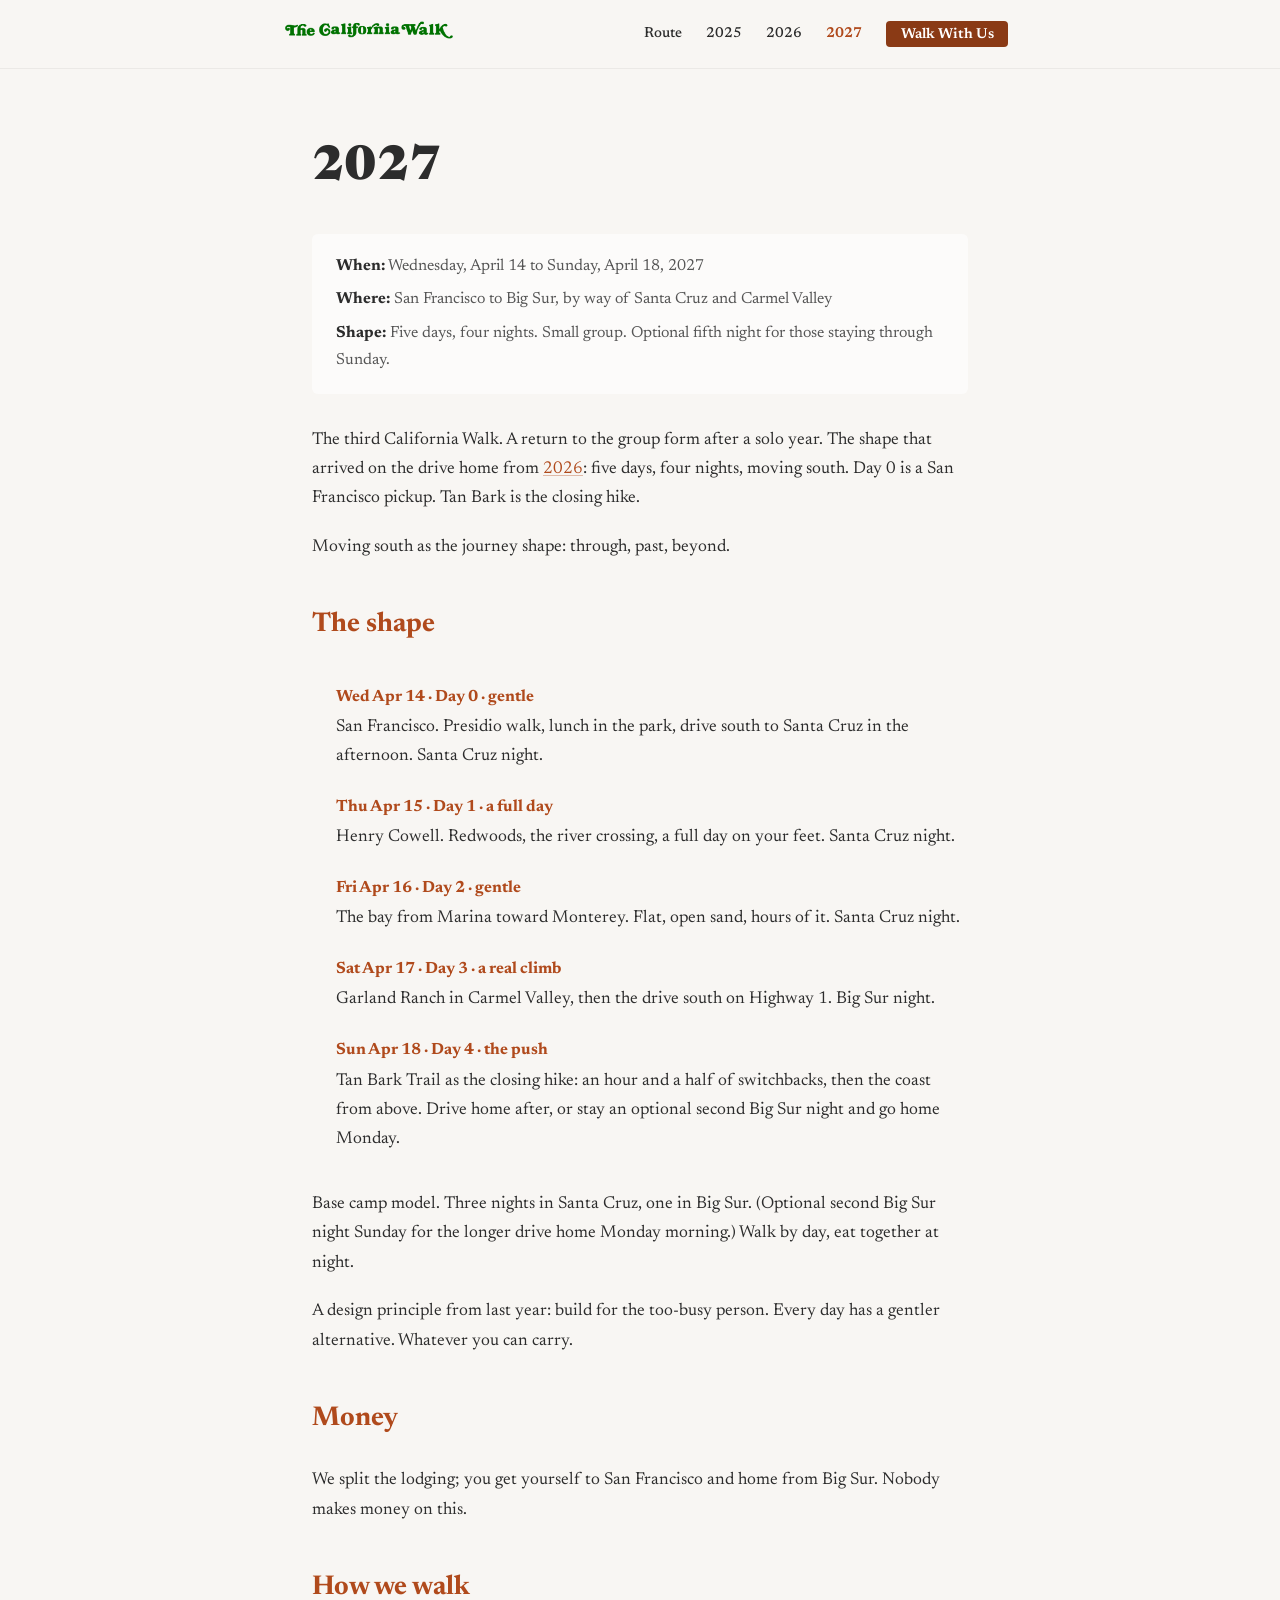
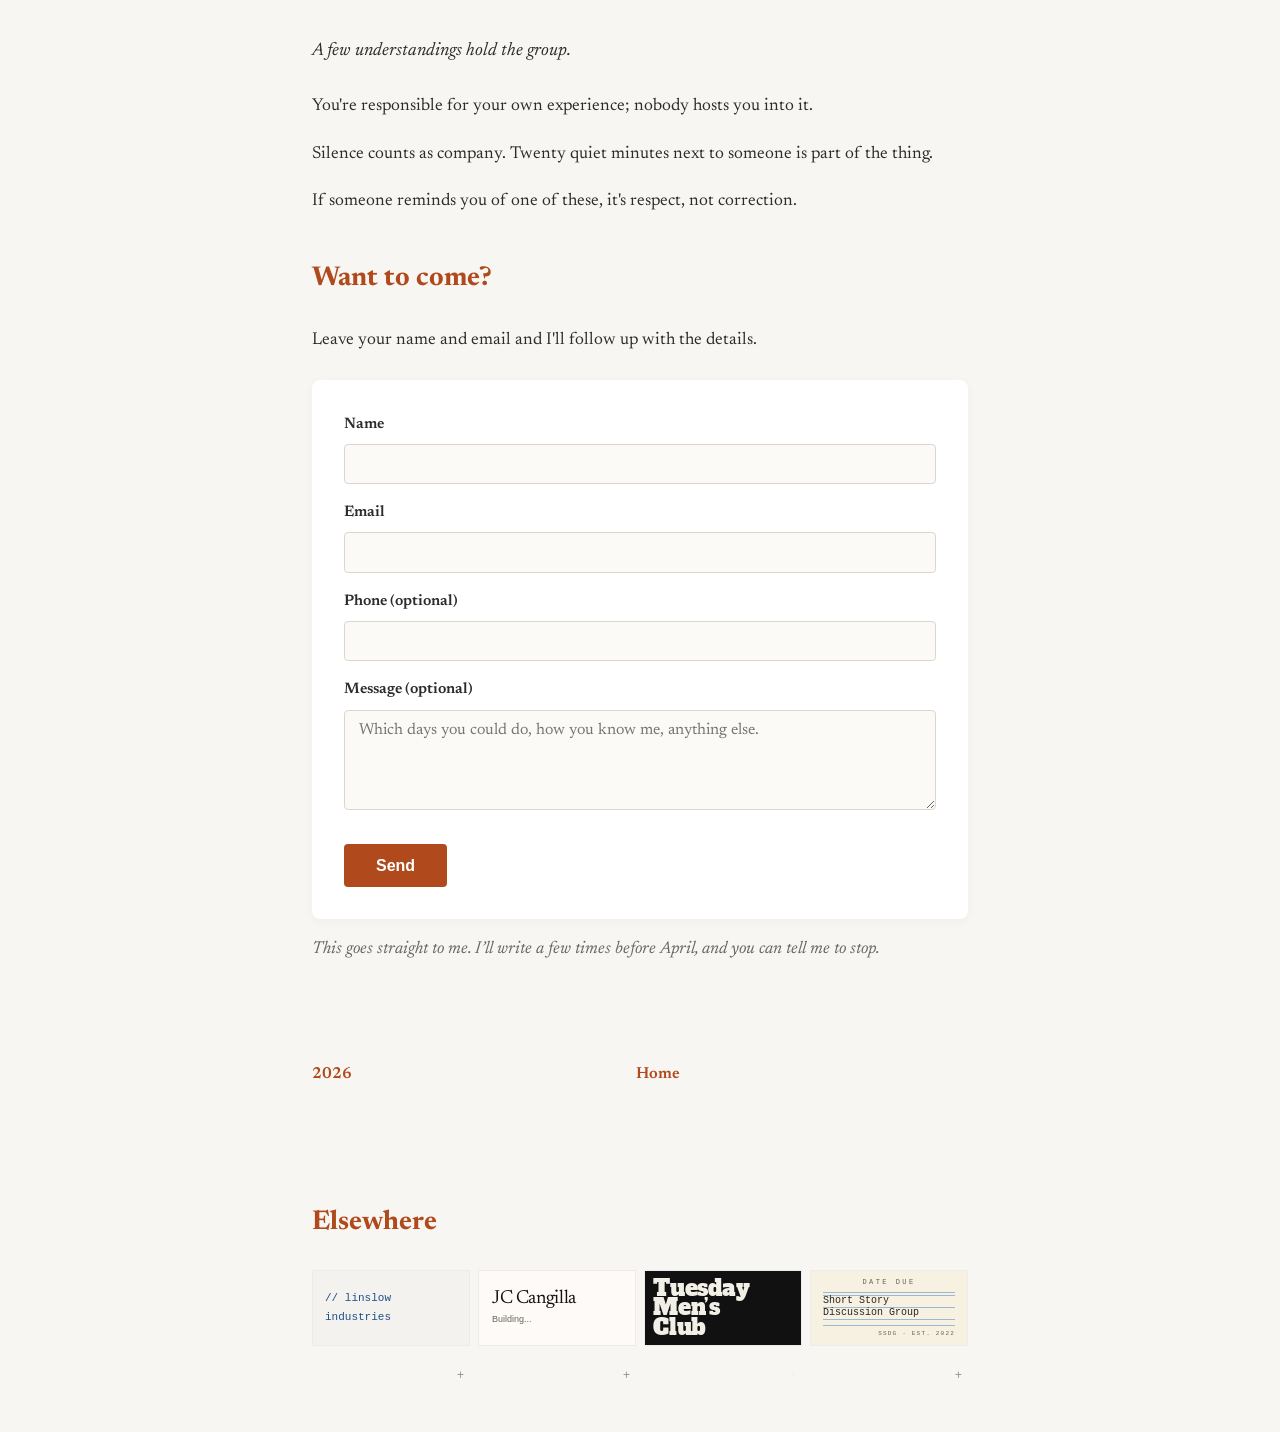
<file: 2027/index.html>
<!DOCTYPE html>
<html lang="en">
<head>
    <meta charset="UTF-8">
    <meta name="viewport" content="width=device-width, initial-scale=1.0">
    <title>2027 &middot; The California Walk</title>
    <meta name="description" content="The 2027 California Walk. Five days, four nights, mid-April. San Francisco to Big Sur.">
    <meta property="og:title" content="2027 -- The California Walk">
    <meta property="og:description" content="The 2027 California Walk. Five days, four nights, mid-April. Leave your name and email if you want to come.">
    <meta property="og:type" content="article">
    <meta property="og:url" content="https://thecaliforniawalk.com/2027/">
    <meta property="og:image" content="https://thecaliforniawalk.com/hero-image.jpg">
    <link rel="canonical" href="https://thecaliforniawalk.com/2027/">
    <link rel="icon" href="/favicon.png">
    <link rel="apple-touch-icon" href="/apple-touch-icon.png">
    <link rel="stylesheet" href="/style.css">
    <script async src="https://www.googletagmanager.com/gtag/js?id=G-KZSX5BPCNR"></script>
    <script>
      window.dataLayer = window.dataLayer || [];
      function gtag(){dataLayer.push(arguments);}
      gtag('js', new Date());
      gtag('config', 'G-KZSX5BPCNR');
    </script>
  <link rel="stylesheet" href="/network-tiles/network-tiles.css">
  <script src="/network-tiles/network-tiles.js" defer></script>
</head>
<body>
    <nav>
        <div class="nav-container">
            <div class="logo">
                <a href="/"><img src="/california-walk-logo.png" alt="The California Walk"></a>
            </div>
            <ul class="nav-links" id="navLinks">
                <li><a href="/route/">Route</a></li>
                <li><a href="/2025/">2025</a></li>
                <li><a href="/2026/">2026</a></li>
                <li><a href="/2027/" class="active">2027</a></li>
                <li><a href="/2027/" class="cta active">Walk With Us</a></li>
            </ul>
            <div class="mobile-menu" onclick="toggleMenu()">
                <span></span><span></span><span></span>
            </div>
        </div>
    </nav>

    <main class="prose">
        <h1 class="page-title">2027</h1>

        <div class="meta-block">
            <p class="fact-line"><strong>When:</strong> Wednesday, April 14 to Sunday, April 18, 2027</p>
            <p class="fact-line"><strong>Where:</strong> San Francisco to Big Sur, by way of Santa Cruz and Carmel Valley</p>
            <p class="fact-line"><strong>Shape:</strong> Five days, four nights. Small group. Optional fifth night for those staying through Sunday.</p>
        </div>

        <p>The third California Walk. A return to the group form after a solo year. The shape that arrived on the drive home from <a href="/2026/">2026</a>: five days, four nights, moving south. Day 0 is a San Francisco pickup. Tan Bark is the closing hike.</p>

        <p>Moving south as the journey shape: through, past, beyond.</p>


        <h2 class="section-title">The shape</h2>

        <ul class="day-shape">
            <li class="gentle"><span class="day-tag">Wed Apr 14 &middot; Day 0 &middot; gentle</span>San Francisco. Presidio walk, lunch in the park, drive south to Santa Cruz in the afternoon. Santa Cruz night.</li>
            <li><span class="day-tag">Thu Apr 15 &middot; Day 1 &middot; a full day</span>Henry Cowell. Redwoods, the river crossing, a full day on your feet. Santa Cruz night.</li>
            <li class="gentle"><span class="day-tag">Fri Apr 16 &middot; Day 2 &middot; gentle</span>The bay from Marina toward Monterey. Flat, open sand, hours of it. Santa Cruz night.</li>
            <li><span class="day-tag">Sat Apr 17 &middot; Day 3 &middot; a real climb</span>Garland Ranch in Carmel Valley, then the drive south on Highway 1. Big Sur night.</li>
            <li class="push"><span class="day-tag">Sun Apr 18 &middot; Day 4 &middot; the push</span>Tan Bark Trail as the closing hike: an hour and a half of switchbacks, then the coast from above. Drive home after, or stay an optional second Big Sur night and go home Monday.</li>
        </ul>

        <p>Base camp model. Three nights in Santa Cruz, one in Big Sur. (Optional second Big Sur night Sunday for the longer drive home Monday morning.) Walk by day, eat together at night.</p>

        <p>A design principle from last year: build for the too-busy person. Every day has a gentler alternative. Whatever you can carry.</p>

        <h2 class="section-title">Money</h2>

        <p class="money-sentence">We split the lodging; you get yourself to San Francisco and home from Big Sur. Nobody makes money on this.</p>


        <div class="how-we-walk">
            <h2 class="section-title">How we walk</h2>
            <p class="lead">A few understandings hold the group.</p>
            <p class="understanding">You're responsible for your own experience; nobody hosts you into it.</p>
            <p class="understanding">Silence counts as company. Twenty quiet minutes next to someone is part of the thing.</p>
            <p class="understanding">If someone reminds you of one of these, it's respect, not correction.</p>
        </div>


        <h2 class="section-title">Want to come?</h2>


        <p>Leave your name and email and I'll follow up with the details.</p>

        <form id="invite-form" class="invite-form" novalidate>
            <label for="name">Name</label>
            <input type="text" id="name" name="name" required autocomplete="name">

            <label for="email">Email</label>
            <input type="email" id="email" name="email" required autocomplete="email">

            <label for="phone">Phone (optional)</label>
            <input type="tel" id="phone" name="phone" autocomplete="tel">

            <label for="note">Message (optional)</label>
            <textarea id="note" name="note" placeholder="Which days you could do, how you know me, anything else."></textarea>

            <input type="submit" value="Send">
        </form>

        <div id="form-success" class="form-success">
            Thanks. I'll be in touch.
        </div>

        <p class="form-note">This goes straight to me. I&rsquo;ll write a few times before April, and you can tell me to stop.</p>

        <div class="page-nav">
            <a href="/2026/">2026</a>
            <span class="spacer"><a href="/">Home</a></span>
            <span>&nbsp;</span>
        </div>
    </main>

    <div class="elsewhere">
        <h2 class="section-title">Elsewhere</h2>
        <div class="elsewhere-tiles network-tiles">
            <a class="tile network-tile tile-linslow" data-network-tile="linslow" href="https://linslow.com" aria-label="Linslow Industries"><span class="linslow-mark">// linslow industries</span></a>
            <a class="tile network-tile tile-jcc" data-network-tile="jcc" href="https://jccangilla.com" aria-label="JC Cangilla"><span class="jcc-name">JC Cangilla</span><span class="jcc-sig">Building...</span></a>
            <a class="tile network-tile tile-tmc" data-network-tile="tmc" href="https://tuesdaymensclub.com" aria-label="Tuesday Men&#x27;s Club"><span class="tmc-mark">Tuesday<br>Men&rsquo;s<br>Club</span></a>
            <a class="tile network-tile tile-ssdg" data-network-tile="ssdg" href="https://ssdg.me" aria-label="Short Story Discussion Group"><span class="ssdg-head">DATE DUE</span><span class="ssdg-dbl"></span><span class="ssdg-line">Short Story</span><span class="ssdg-line">Discussion Group</span><span class="ssdg-line"></span><span class="ssdg-id">SSDG &middot; EST. 2022</span></a>
        </div>
    </div>

    <script>
        function toggleMenu() {
            document.getElementById('navLinks').classList.toggle('active');
        }
        document.querySelectorAll('.nav-links a').forEach(link => {
            link.addEventListener('click', () => {
                document.getElementById('navLinks').classList.remove('active');
            });
        });

        // Google Apps Script form post (same pattern as tmc-site/register.html).
        // Writes to Sheet "California Walk Signups" via the CA Walk Signups Apps Script
        // (GCP project 1027210891214). Deployed May 18 2026.
        const SCRIPT_URL = 'https://script.google.com/macros/s/AKfycbw60qOTnO4MDovDMUlBGgWXAAVFbQS9q7zIbiTlxPH6i_Zpl2NZ2dJD79rybysgVaSUWA/exec';

        const inviteForm = document.getElementById('invite-form');
        inviteForm.addEventListener('submit', function(e) {
            e.preventDefault();
            const btn = inviteForm.querySelector('input[type="submit"]');
            const originalValue = btn.value;
            btn.value = 'Sending...';
            btn.disabled = true;

            const data = new URLSearchParams(new FormData(inviteForm));
            // Also stamp the submission time client-side for the sheet
            data.append('submitted_at', new Date().toISOString());

            fetch(SCRIPT_URL, {
                method: 'POST',
                body: data
            })
            .then(res => {
                if (!res.ok) {
                    throw new Error('HTTP ' + res.status + ' ' + res.statusText);
                }
                inviteForm.style.display = 'none';
                document.getElementById('form-success').style.display = 'block';
            })
            .catch(err => {
                console.error('CA Walk signup submit failed', err);
                btn.value = originalValue;
                btn.disabled = false;
                alert("Couldn't send. Try again in a minute, or reach out to anyone you know who's been on the walk.");
            });
        });
    </script>
</body>
</html>
</file>
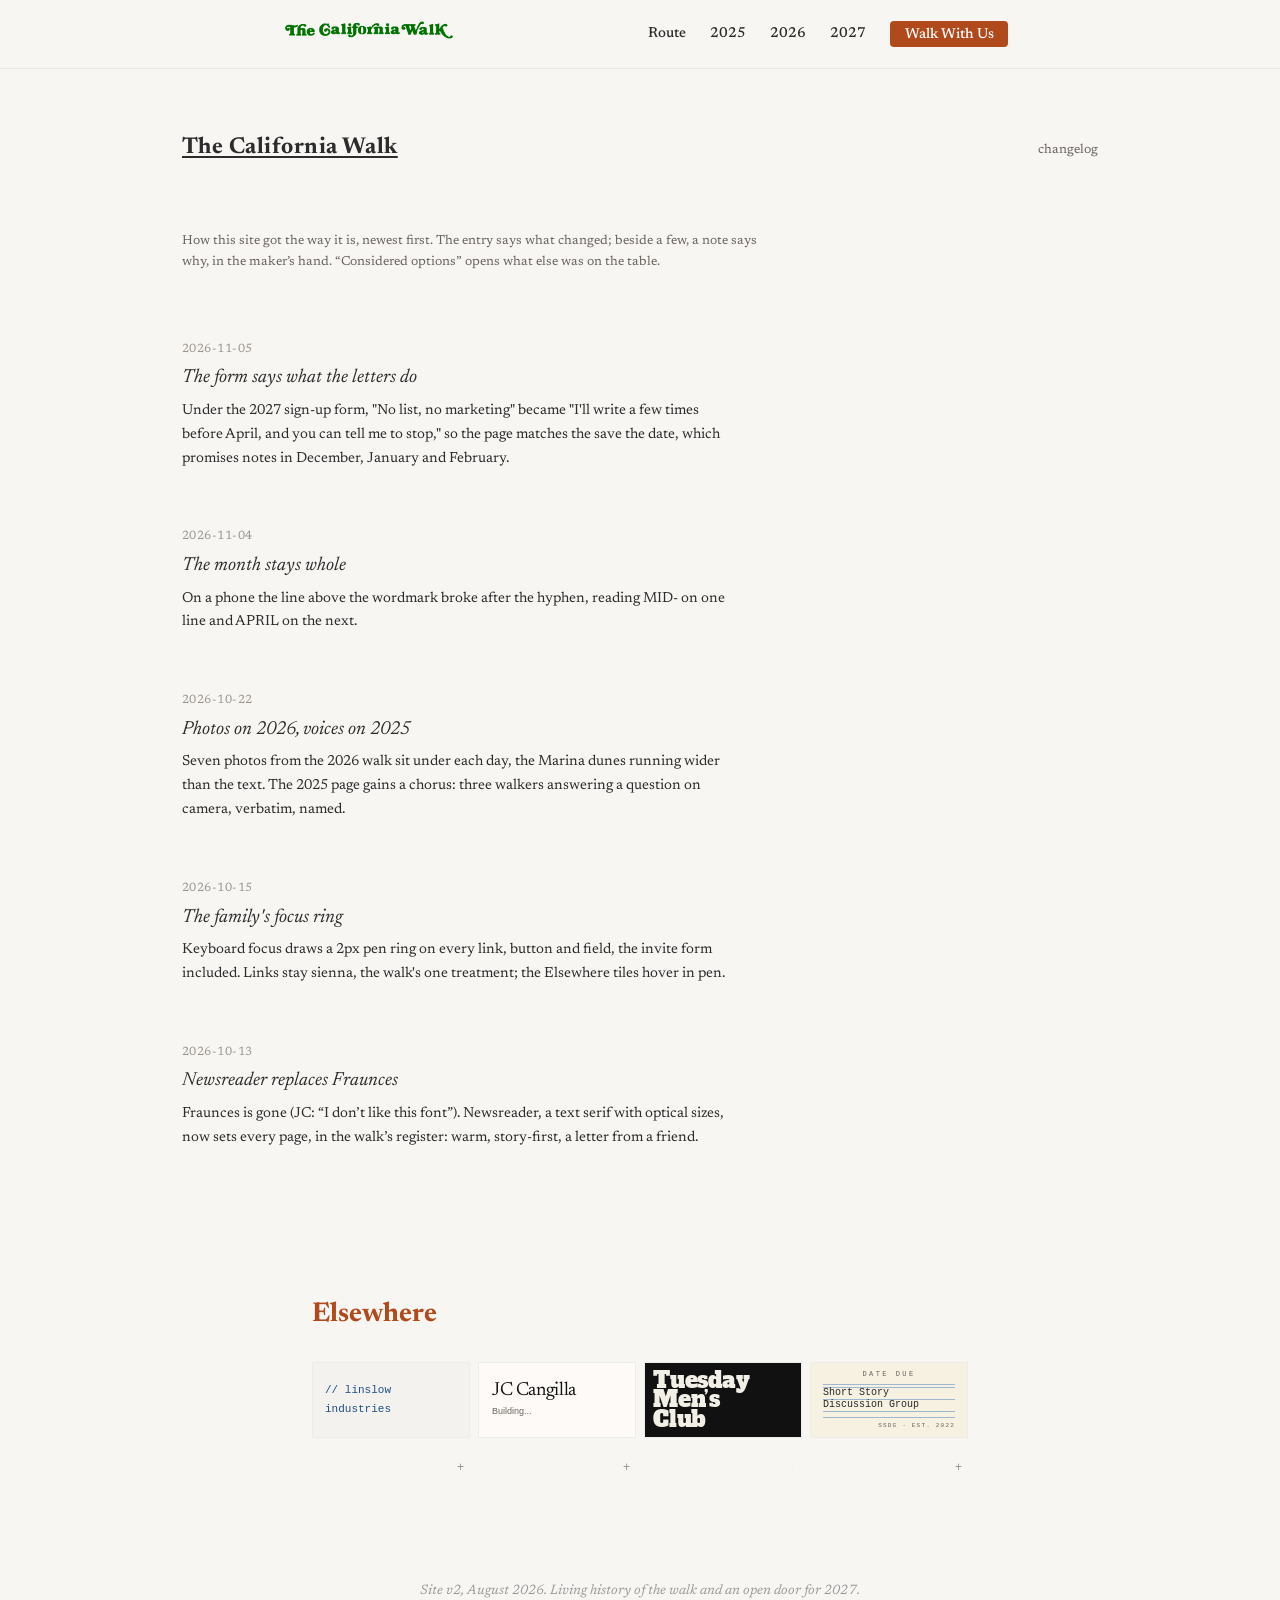
<file: changelog/index.html>
<!DOCTYPE html>
<!-- GENERATED by the vault's zz_System/Scripts/changelog-render.py from changelog.json. Edit the JSON, re-run; do not edit this file. -->
<html lang="en">
<head>
<meta charset="UTF-8">
<meta name="viewport" content="width=device-width, initial-scale=1.0">
<title>Changelog - The California Walk</title>
<meta name="description" content="How thecaliforniawalk.com got the way it is, newest first: the design changelog.">
<link rel="canonical" href="https://thecaliforniawalk.com/changelog/">
<meta property="og:title" content="Changelog - The California Walk">
<meta property="og:url" content="https://thecaliforniawalk.com/changelog/">
<meta property="og:type" content="website">
<link rel="icon" href="/favicon.png">
<link rel="apple-touch-icon" href="/apple-touch-icon.png">
<link rel="stylesheet" href="/style.css">
<script async src="https://www.googletagmanager.com/gtag/js?id=G-KZSX5BPCNR"></script>
<script>
  window.dataLayer = window.dataLayer || [];
  function gtag(){dataLayer.push(arguments);}
  gtag('js', new Date());
  gtag('config', 'G-KZSX5BPCNR');
</script>
<style>
/* ---- The design changelog: the entry in the main column, the maker's note in
   the right third (mirrors the jccangilla.com essay marginalia); reverse
   chronological; the options open in place. No rules: whitespace and the
   date separate entries. Locked on mymorningquestions.com 2026-09-03.

   ONE CSS for every site in the network. A site tints it by setting the
   --log-* tokens on the .log root (or a wrapper); each token falls back to the
   MMQ names, then to MMQ's values. Type: the serif face is a token; body copy
   and labels inherit the host site's fonts unless the site overrides them. ---- */

.log {
  --lg-bg: var(--log-bg, var(--bg, #fafafa));
  --lg-text: var(--log-text, var(--text, #1a1a1a));
  --lg-dim: var(--log-dim, var(--dim, #666));
  --lg-faint: var(--log-faint, var(--faint, #999));
  --lg-pop: var(--log-pop, var(--pop, #185fa5));
  --lg-serif: var(--log-font-serif, Georgia, 'Iowan Old Style', 'Times New Roman', serif);
  color: var(--lg-text);
  max-width: 980px;
  margin: 0 auto;
  padding: 48px 24px 96px;
  box-sizing: border-box;
}

.log a { color: inherit; text-decoration: underline; text-underline-offset: 3px; }
.log a:hover { text-decoration: none; color: var(--lg-pop); }

.log .log-masthead {
  display: flex;
  justify-content: space-between;
  align-items: baseline;
  gap: 16px;
  flex-wrap: wrap;
  margin-bottom: 64px;
}
.log .log-masthead .site { font-weight: 700; letter-spacing: 0.02em; font-size: 23px; }
.log .log-masthead .date { color: var(--lg-dim); font-size: 13px; }

.log .log-intro {
  color: var(--lg-dim);
  font-size: 13px;
  line-height: 1.6;
  max-width: 600px;
  margin: 0 0 40px;
}

.log .log-list { list-style: none; margin: 0; padding: 0; }

/* Arriving on an anchor (9/30): room above the entry, and its title in the pop color. */
.log .log-entry { scroll-margin-top: 24px; }
.log .log-entry:target .log-title { color: var(--lg-pop); }

.log .log-entry {
  display: grid;
  grid-template-columns: minmax(0, 2fr) minmax(0, 1fr);
  gap: 20px 56px;
  padding: 26px 0 30px;
  margin: 0;
  align-items: start;
}

.log .log-date {
  color: var(--lg-faint);
  font-size: 12px;
  letter-spacing: 0.04em;
  margin-bottom: 6px;
}

.log .log-title {
  font-family: var(--lg-serif);
  font-style: italic;
  font-weight: 400;
  font-size: 19px;
  line-height: 1.35;
  letter-spacing: 0;
  color: var(--lg-text);
  margin: 0 0 8px;
  padding: 0;
}

.log .log-entry.important .log-title { font-size: 21px; }

.log .log-summary {
  font-size: 14.5px;
  line-height: 1.65;
  margin: 0;
  max-width: 560px;
}

/* Visual examples: a comp, a before, the shipped thing. Small, in a row,
   hairline-bordered; a caption in the label size. Never wider than the entry. */
.log .log-figures { display: flex; flex-wrap: wrap; gap: 12px 14px; margin: 14px 0 0; max-width: 560px; }
.log .log-figure { flex: 1 1 200px; max-width: 272px; margin: 0; padding: 0; }
.log .log-figure img { display: block; width: 100%; height: auto; border: 1px solid var(--lg-faint); border-radius: 0; }
.log .log-figure figcaption { font-size: 11.5px; line-height: 1.45; color: var(--lg-dim); margin-top: 6px; text-align: left; }

/* What the entry shaped (jccangilla.com: the essay it fed). */
.log .log-links { margin: 8px 0 0; font-size: 12.5px; color: var(--lg-faint); }
.log .log-links a { color: var(--lg-dim); }

.log .log-choice { margin-top: 14px; }

.log .log-choice summary {
  cursor: pointer;
  font-family: var(--lg-serif);
  font-style: italic;
  font-size: 14px;
  color: var(--lg-dim);
  list-style: none;
}

.log .log-choice summary::-webkit-details-marker { display: none; }
.log .log-choice summary::before { content: '\25B8'; margin-right: 8px; font-size: 11px; }
.log .log-choice[open] summary::before { content: '\25BE'; }
.log .log-choice summary:hover { color: var(--lg-pop); }

.log .log-choice ul { list-style: none; margin: 12px 0 0; padding: 0 0 0 20px; }

.log .log-choice li { margin: 0 0 12px; font-size: 13.5px; line-height: 1.55; }

.log .log-opt-key { color: var(--lg-faint); margin-right: 10px; }

.log .log-opt-title { color: var(--lg-text); }

.log .log-choice li.picked .log-opt-title { color: var(--lg-text); }
.log .log-choice li:not(.picked) .log-opt-title { color: var(--lg-dim); }

.log .log-opt-blurb { color: var(--lg-dim); font-size: 13px; padding-left: 30px; }

/* The pick stamp: uneven ink-stamp corners, no tilt (JC 8/26: the unevenness,
   not the off-kilter). Sits on its own line, never over a title. */
.log .log-pick {
  display: inline-block;
  font: inherit;
  font-size: 10.5px;
  letter-spacing: 0.14em;
  text-transform: uppercase;
  padding: 3px 10px;
  margin: 6px 0 2px 30px;
  color: var(--lg-text);
  background: none;
  border: 1.5px solid var(--lg-text);
  border-radius: 5px 2px 6px 3px / 3px 6px 2px 5px;
}

.log .log-choice-link { margin: 6px 0 0 20px; font-size: 12px; }
.log .log-choice-link a { color: var(--lg-faint); }

/* The note: the maker's hand, in the quiet box (the treatment for the lived). */
.log .log-note {
  position: relative;
  border: 1px solid var(--lg-text);
  padding: 14px 16px 16px;
  font-size: 13.5px;
  line-height: 1.6;
  color: var(--lg-text);
  margin: 22px 0 0;
}

.log .log-note .who {
  position: absolute;
  bottom: -9px;
  right: 14px;
  background: var(--lg-bg);
  padding: 0 8px;
  color: var(--lg-dim);
  font-size: 11px;
  letter-spacing: 0.1em;
  text-transform: uppercase;
}

/* The hand note: JC's handwriting, photographed, as if written in this margin.
   No box, no background; the who tag sits under it in the label voice. */
.log .log-note.log-note-hand { border: 0; padding: 0; margin-top: 8px; background: none; }
.log .log-note.log-note-hand img { display: block; width: 100%; height: auto; border: 0; border-radius: 0; }
.log .log-note.log-note-hand .who { position: static; display: inline-block; background: none; padding: 0; margin-top: 8px; }

@media (max-width: 760px) {
  .log .log-entry { grid-template-columns: 1fr; gap: 14px; }
  .log .log-note { margin-top: 4px; }
}


.cawalk-log { --log-bg: #f8f6f3; --log-text: #2c2c2c; --log-dim: #6b6560; --log-faint: #9a948d; --log-pop: #b04a1c;
  --log-font-serif: 'Newsreader', Georgia, 'Times New Roman', serif; padding: 8rem 2rem 4rem; }
</style>
  <link rel="stylesheet" href="/network-tiles/network-tiles.css">
  <script src="/network-tiles/network-tiles.js" defer></script>
</head>
<body>
<nav>
    <div class="nav-container">
        <div class="logo">
            <a href="/"><img src="/california-walk-logo.png" alt="The California Walk"></a>
        </div>
        <ul class="nav-links" id="navLinks">
            <li><a href="/route/">Route</a></li>
            <li><a href="/2025/">2025</a></li>
            <li><a href="/2026/">2026</a></li>
            <li><a href="/2027/">2027</a></li>
            <li><a href="/2027/" class="cta">Walk With Us</a></li>
        </ul>
        <div class="mobile-menu" onclick="toggleMenu()">
            <span></span><span></span><span></span>
        </div>
    </div>
</nav>
<main class="log cawalk-log">
<div class="log-masthead"><span class="site"><a href="/">The California Walk</a></span><span class="date">changelog</span></div>
<p class="log-intro">How this site got the way it is, newest first. The entry says what changed; beside a few, a note says why, in the maker’s hand. “Considered options” opens what else was on the table.</p>
<ol class="log-list">
<li class="log-entry" id="2026-11-05-the-form-says-what-the-letters-do"><div class="log-main">
<div class="log-date">2026-11-05</div>
<h2 class="log-title">The form says what the letters do</h2>
<p class="log-summary">Under the 2027 sign-up form, "No list, no marketing" became "I'll write a few times before April, and you can tell me to stop," so the page matches the save the date, which promises notes in December, January and February.</p>
</div>
</li>
<li class="log-entry" id="2026-11-04-the-month-stays-whole"><div class="log-main">
<div class="log-date">2026-11-04</div>
<h2 class="log-title">The month stays whole</h2>
<p class="log-summary">On a phone the line above the wordmark broke after the hyphen, reading MID- on one line and APRIL on the next.</p>
</div>
</li>
<li class="log-entry" id="2026-10-22-photos-on-2026-voices-on-2025"><div class="log-main">
<div class="log-date">2026-10-22</div>
<h2 class="log-title">Photos on 2026, voices on 2025</h2>
<p class="log-summary">Seven photos from the 2026 walk sit under each day, the Marina dunes running wider than the text. The 2025 page gains a chorus: three walkers answering a question on camera, verbatim, named.</p>
</div>
</li>
<li class="log-entry" id="2026-10-15-the-family-s-focus-ring"><div class="log-main">
<div class="log-date">2026-10-15</div>
<h2 class="log-title">The family's focus ring</h2>
<p class="log-summary">Keyboard focus draws a 2px pen ring on every link, button and field, the invite form included. Links stay sienna, the walk's one treatment; the Elsewhere tiles hover in pen.</p>
</div>
</li>
<li class="log-entry" id="2026-10-13-newsreader-replaces-fraunces"><div class="log-main">
<div class="log-date">2026-10-13</div>
<h2 class="log-title">Newsreader replaces Fraunces</h2>
<p class="log-summary">Fraunces is gone (JC: “I don’t like this font”). Newsreader, a text serif with optical sizes, now sets every page, in the walk’s register: warm, story-first, a letter from a friend.</p>
</div>
</li>
</ol>
</main>
<div class="elsewhere">
    <h2 class="section-title">Elsewhere</h2>
    <div class="elsewhere-tiles network-tiles">
        <a class="tile network-tile tile-linslow" data-network-tile="linslow" href="https://linslow.com" aria-label="Linslow Industries"><span class="linslow-mark">// linslow industries</span></a>
        <a class="tile network-tile tile-jcc" data-network-tile="jcc" href="https://jccangilla.com" aria-label="JC Cangilla"><span class="jcc-name">JC Cangilla</span><span class="jcc-sig">Building...</span></a>
        <a class="tile network-tile tile-tmc" data-network-tile="tmc" href="https://tuesdaymensclub.com" aria-label="Tuesday Men&#x27;s Club"><span class="tmc-mark">Tuesday<br>Men&rsquo;s<br>Club</span></a>
        <a class="tile network-tile tile-ssdg" data-network-tile="ssdg" href="https://ssdg.me" aria-label="Short Story Discussion Group"><span class="ssdg-head">DATE DUE</span><span class="ssdg-dbl"></span><span class="ssdg-line">Short Story</span><span class="ssdg-line">Discussion Group</span><span class="ssdg-line"></span><span class="ssdg-id">SSDG &middot; EST. 2022</span></a>
    </div>
</div>
<footer>
    <p class="footer-note">Site v2, August 2026. Living history of the walk and an open door for 2027.</p>
</footer>
<script>
    function toggleMenu() {
        document.getElementById('navLinks').classList.toggle('active');
    }
</script>
</body>
</html>
</file>
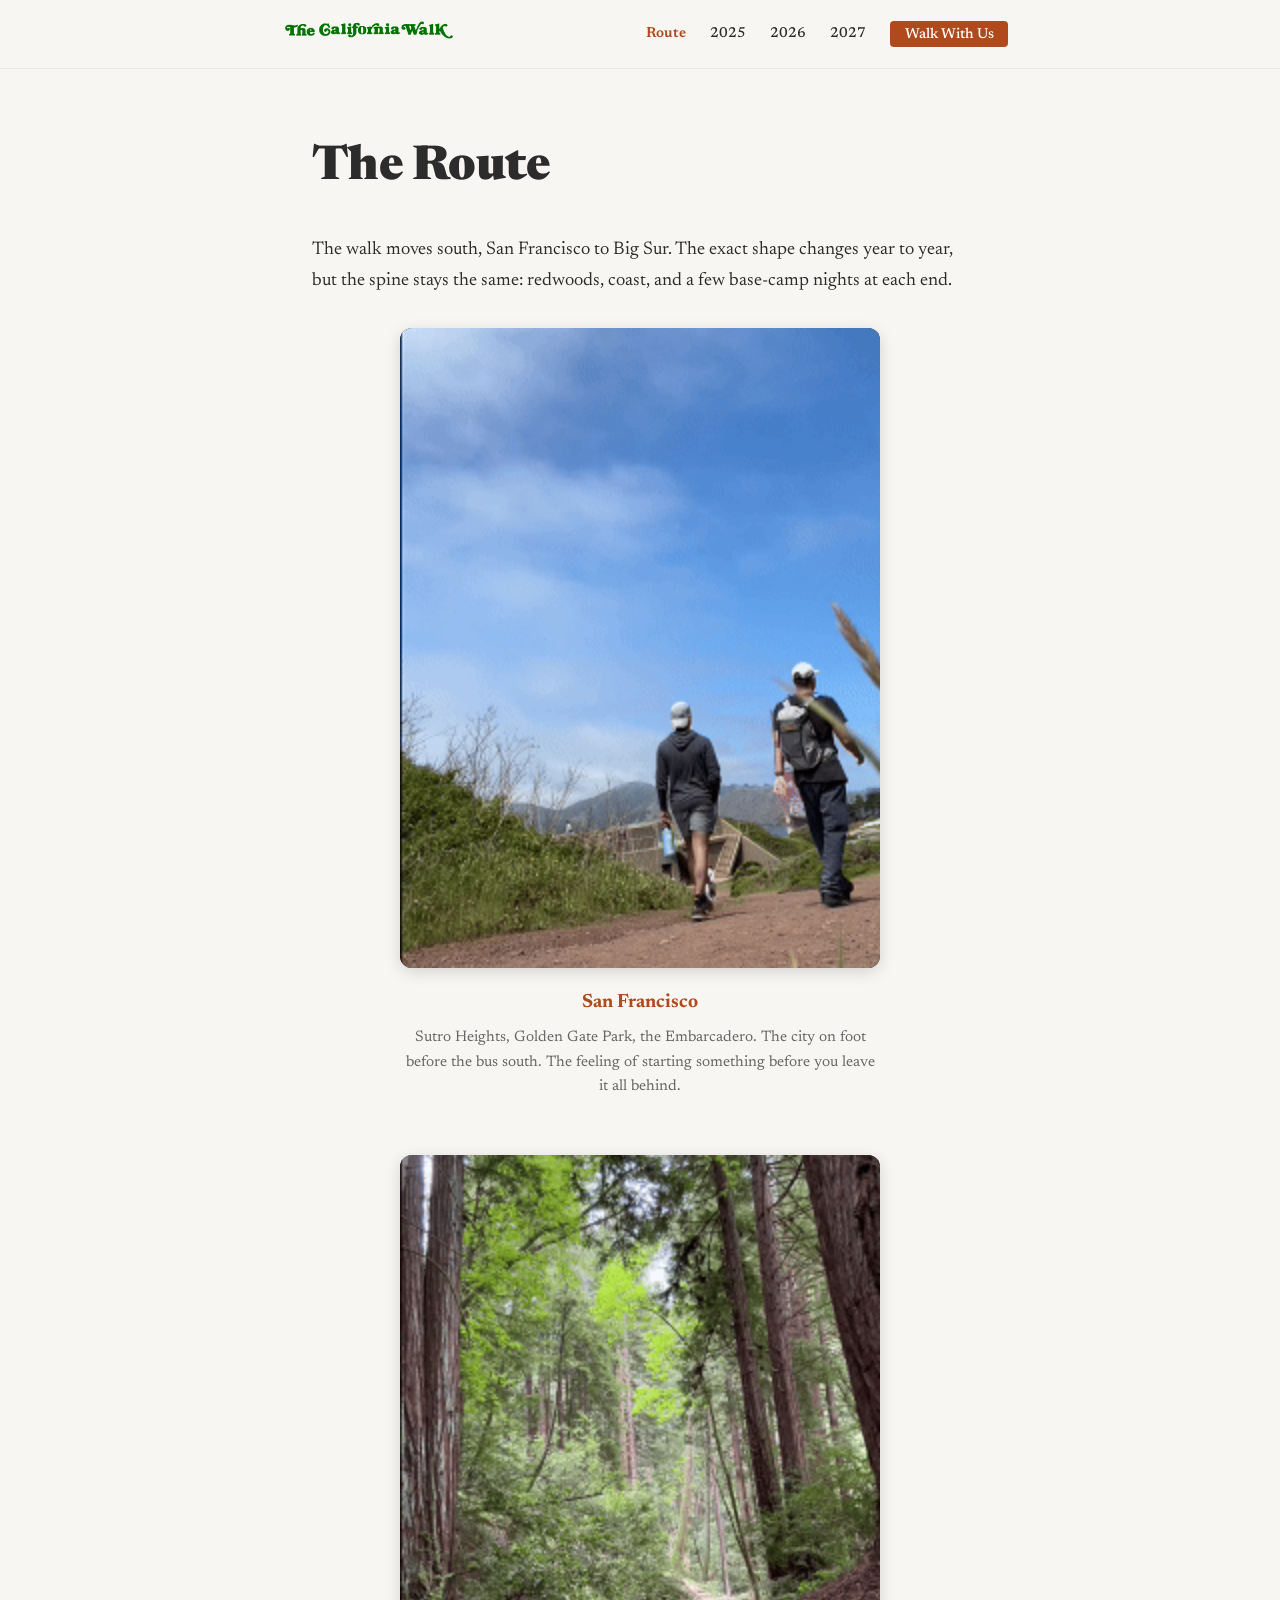
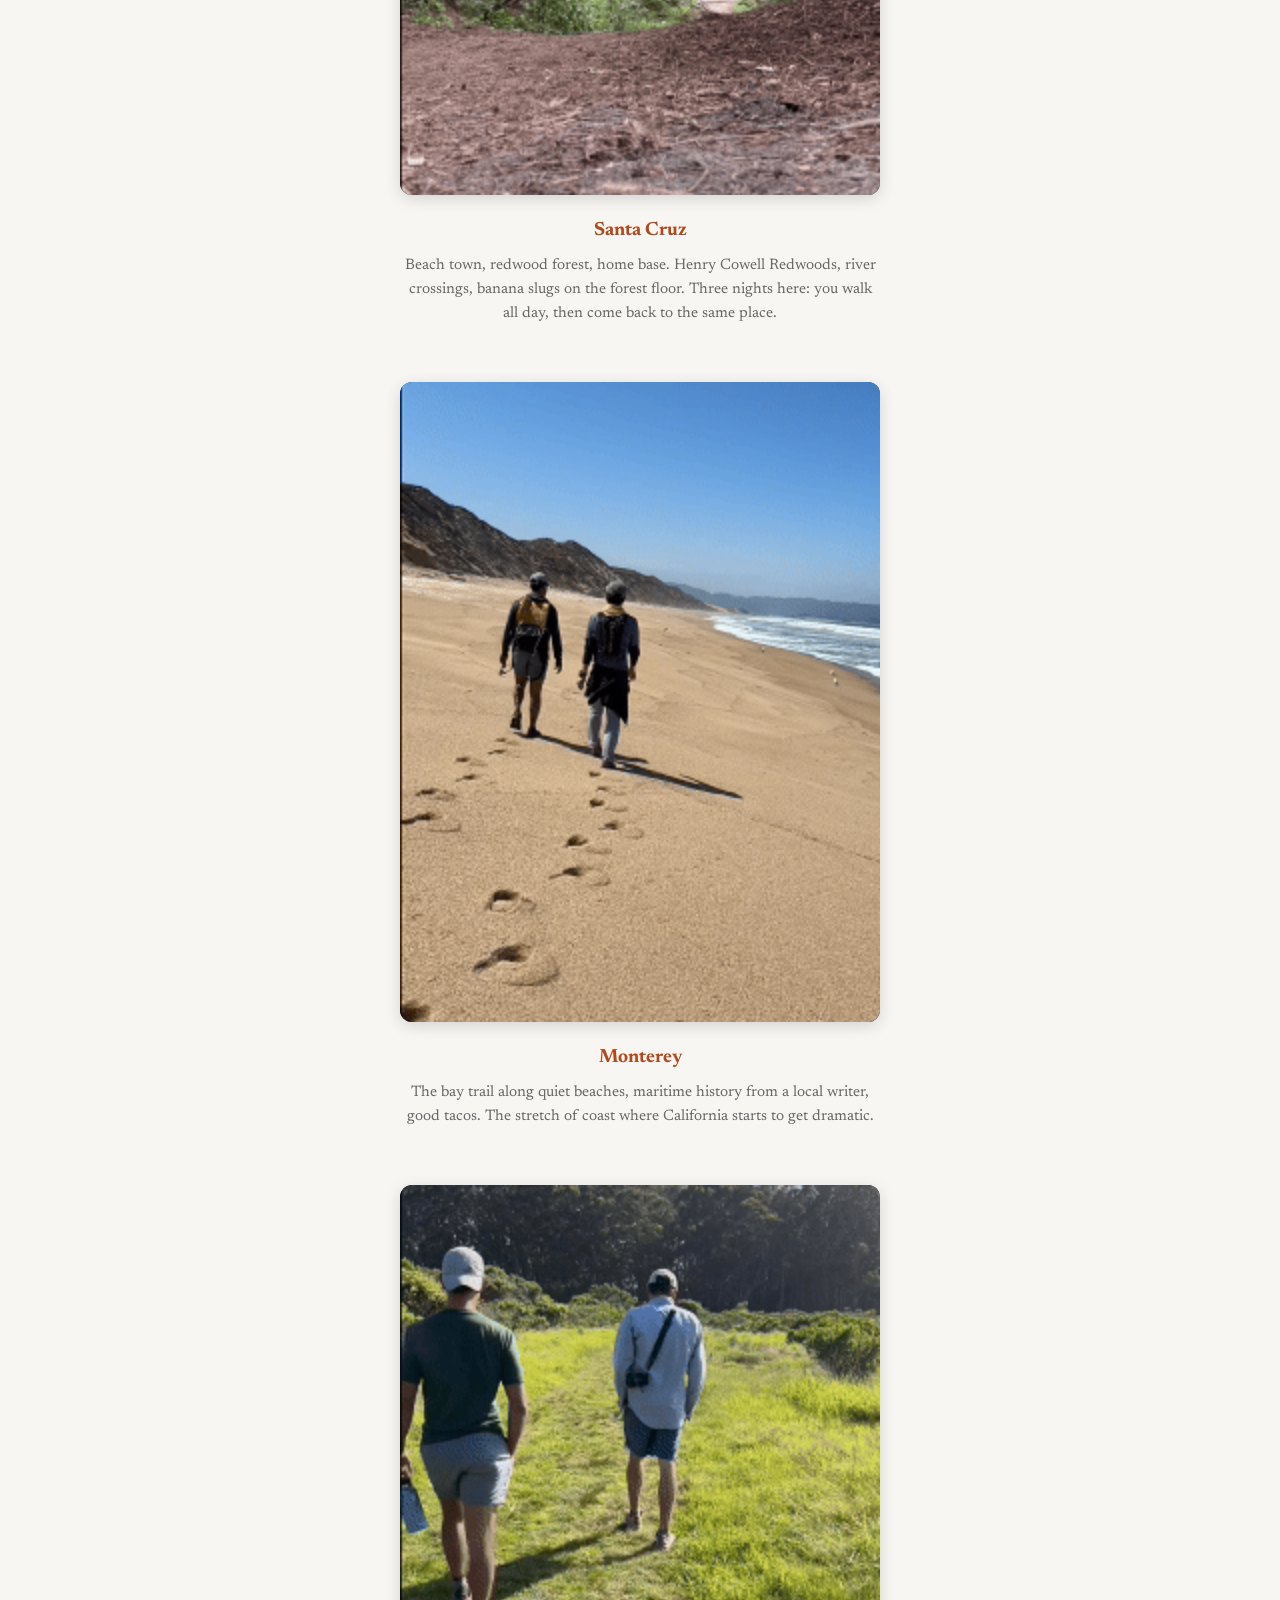
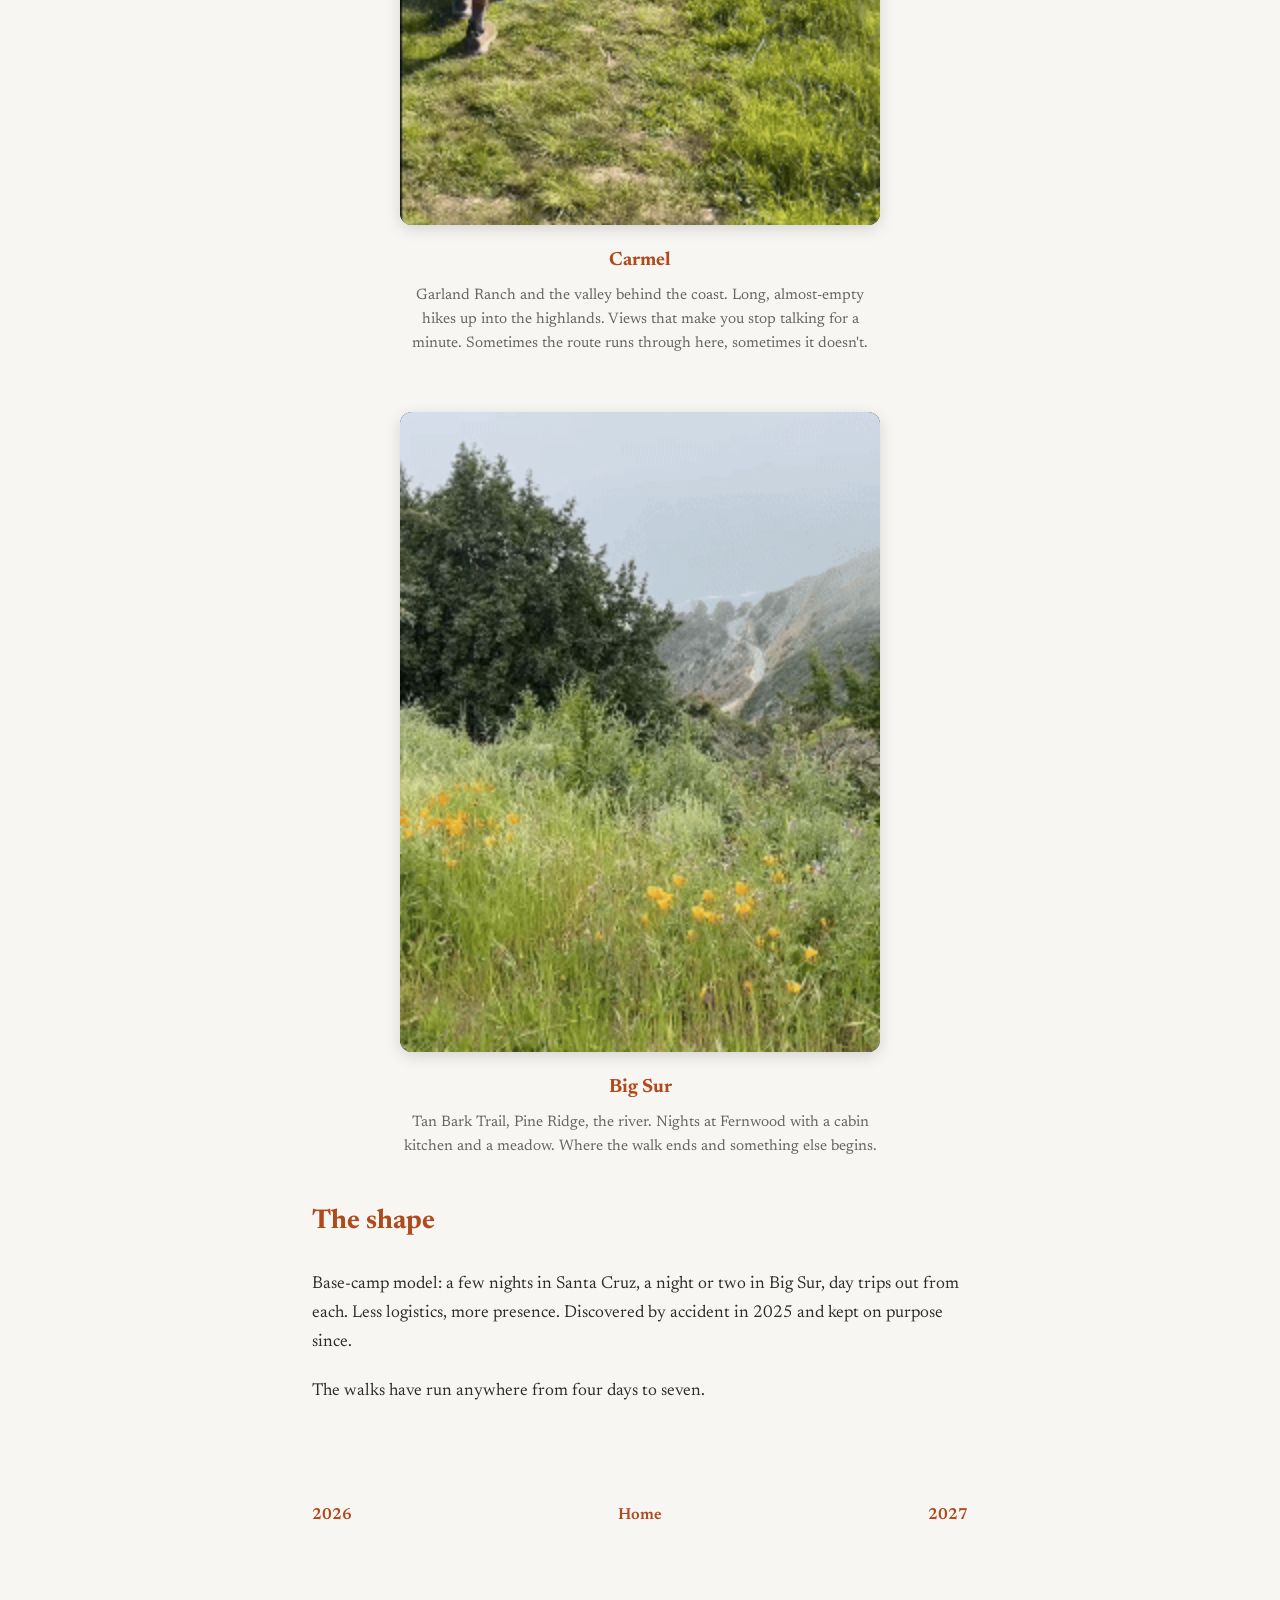
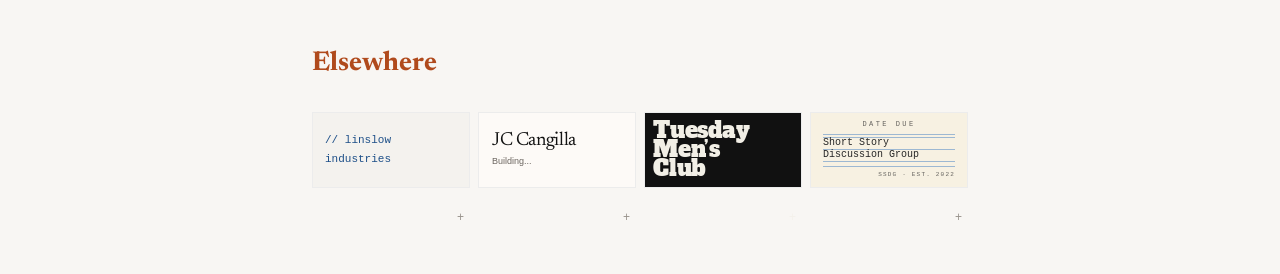
<file: route/index.html>
<!DOCTYPE html>
<html lang="en">
<head>
    <meta charset="UTF-8">
    <meta name="viewport" content="width=device-width, initial-scale=1.0">
    <title>Route &middot; The California Walk</title>
    <meta name="description" content="San Francisco, Santa Cruz, Monterey, Carmel, Big Sur. The shape of the walk down the coast.">
    <meta property="og:title" content="Route -- The California Walk">
    <meta property="og:description" content="San Francisco to Big Sur. The shape of the walk down the coast.">
    <meta property="og:type" content="article">
    <meta property="og:url" content="https://thecaliforniawalk.com/route/">
    <meta property="og:image" content="https://thecaliforniawalk.com/hero-image.jpg">
    <link rel="canonical" href="https://thecaliforniawalk.com/route/">
    <link rel="icon" href="/favicon.png">
    <link rel="apple-touch-icon" href="/apple-touch-icon.png">
    <link rel="stylesheet" href="/style.css">
    <script async src="https://www.googletagmanager.com/gtag/js?id=G-KZSX5BPCNR"></script>
    <script>
      window.dataLayer = window.dataLayer || [];
      function gtag(){dataLayer.push(arguments);}
      gtag('js', new Date());
      gtag('config', 'G-KZSX5BPCNR');
    </script>
  <link rel="stylesheet" href="/network-tiles/network-tiles.css">
  <script src="/network-tiles/network-tiles.js" defer></script>
</head>
<body>
    <nav>
        <div class="nav-container">
            <div class="logo">
                <a href="/"><img src="/california-walk-logo.png" alt="The California Walk"></a>
            </div>
            <ul class="nav-links" id="navLinks">
                <li><a href="/route/" class="active">Route</a></li>
                <li><a href="/2025/">2025</a></li>
                <li><a href="/2026/">2026</a></li>
                <li><a href="/2027/">2027</a></li>
                <li><a href="/2027/" class="cta">Walk With Us</a></li>
            </ul>
            <div class="mobile-menu" onclick="toggleMenu()">
                <span></span><span></span><span></span>
            </div>
        </div>
    </nav>

    <main class="prose">
        <h1 class="page-title">The Route</h1>

        <div class="intro">
            <p>The walk moves south, San Francisco to Big Sur. The exact shape changes year to year, but the spine stays the same: redwoods, coast, and a few base-camp nights at each end.</p>
        </div>


        <div class="landscape-grid">
            <div class="landscape-item">
                <div class="landscape-video">
                    <video autoplay muted loop playsinline poster="/sf-clip.gif">
                        <source src="/sf-clip.mp4" type="video/mp4">
                        <img src="/sf-clip.gif" alt="San Francisco">
                    </video>
                </div>
                <h3>San Francisco</h3>
                <p>Sutro Heights, Golden Gate Park, the Embarcadero. The city on foot before the bus south. The feeling of starting something before you leave it all behind.</p>
            </div>

            <div class="landscape-item">
                <div class="landscape-video">
                    <video autoplay muted loop playsinline poster="/santa-cruz-clip.gif">
                        <source src="/santa-cruz-clip.mp4" type="video/mp4">
                        <img src="/santa-cruz-clip.gif" alt="Santa Cruz">
                    </video>
                </div>
                <h3>Santa Cruz</h3>
                <p>Beach town, redwood forest, home base. Henry Cowell Redwoods, river crossings, banana slugs on the forest floor. Three nights here: you walk all day, then come back to the same place.</p>
            </div>

            <div class="landscape-item">
                <div class="landscape-video">
                    <video autoplay muted loop playsinline poster="/monterey-clip.gif">
                        <source src="/monterey-clip.mp4" type="video/mp4">
                        <img src="/monterey-clip.gif" alt="Monterey">
                    </video>
                </div>
                <h3>Monterey</h3>
                <p>The bay trail along quiet beaches, maritime history from a local writer, good tacos. The stretch of coast where California starts to get dramatic.</p>
            </div>

            <div class="landscape-item">
                <div class="landscape-video">
                    <video autoplay muted loop playsinline poster="/carmel-clip.gif">
                        <source src="/carmel-clip.mp4" type="video/mp4">
                        <img src="/carmel-clip.gif" alt="Carmel">
                    </video>
                </div>
                <h3>Carmel</h3>
                <p>Garland Ranch and the valley behind the coast. Long, almost-empty hikes up into the highlands. Views that make you stop talking for a minute. Sometimes the route runs through here, sometimes it doesn't.</p>
            </div>

            <div class="landscape-item">
                <div class="landscape-video">
                    <video autoplay muted loop playsinline poster="/big-sur-clip.gif">
                        <source src="/big-sur-clip.mp4" type="video/mp4">
                        <img src="/big-sur-clip.gif" alt="Big Sur">
                    </video>
                </div>
                <h3>Big Sur</h3>
                <p>Tan Bark Trail, Pine Ridge, the river. Nights at Fernwood with a cabin kitchen and a meadow. Where the walk ends and something else begins.</p>
            </div>
        </div>


        <h2 class="section-title">The shape</h2>
        <p>Base-camp model: a few nights in Santa Cruz, a night or two in Big Sur, day trips out from each. Less logistics, more presence. Discovered by accident in 2025 and kept on purpose since.</p>
        <p>The walks have run anywhere from four days to seven.</p>

        <div class="page-nav">
            <a href="/2026/">2026</a>
            <span class="spacer"><a href="/">Home</a></span>
            <a href="/2027/">2027</a>
        </div>
    </main>

    <div class="elsewhere">
        <h2 class="section-title">Elsewhere</h2>
        <div class="elsewhere-tiles network-tiles">
            <a class="tile network-tile tile-linslow" data-network-tile="linslow" href="https://linslow.com" aria-label="Linslow Industries"><span class="linslow-mark">// linslow industries</span></a>
            <a class="tile network-tile tile-jcc" data-network-tile="jcc" href="https://jccangilla.com" aria-label="JC Cangilla"><span class="jcc-name">JC Cangilla</span><span class="jcc-sig">Building...</span></a>
            <a class="tile network-tile tile-tmc" data-network-tile="tmc" href="https://tuesdaymensclub.com" aria-label="Tuesday Men&#x27;s Club"><span class="tmc-mark">Tuesday<br>Men&rsquo;s<br>Club</span></a>
            <a class="tile network-tile tile-ssdg" data-network-tile="ssdg" href="https://ssdg.me" aria-label="Short Story Discussion Group"><span class="ssdg-head">DATE DUE</span><span class="ssdg-dbl"></span><span class="ssdg-line">Short Story</span><span class="ssdg-line">Discussion Group</span><span class="ssdg-line"></span><span class="ssdg-id">SSDG &middot; EST. 2022</span></a>
        </div>
    </div>

    <script>
        function toggleMenu() {
            document.getElementById('navLinks').classList.toggle('active');
        }
        document.querySelectorAll('.nav-links a').forEach(link => {
            link.addEventListener('click', () => {
                document.getElementById('navLinks').classList.remove('active');
            });
        });
    </script>
</body>
</html>
</file>
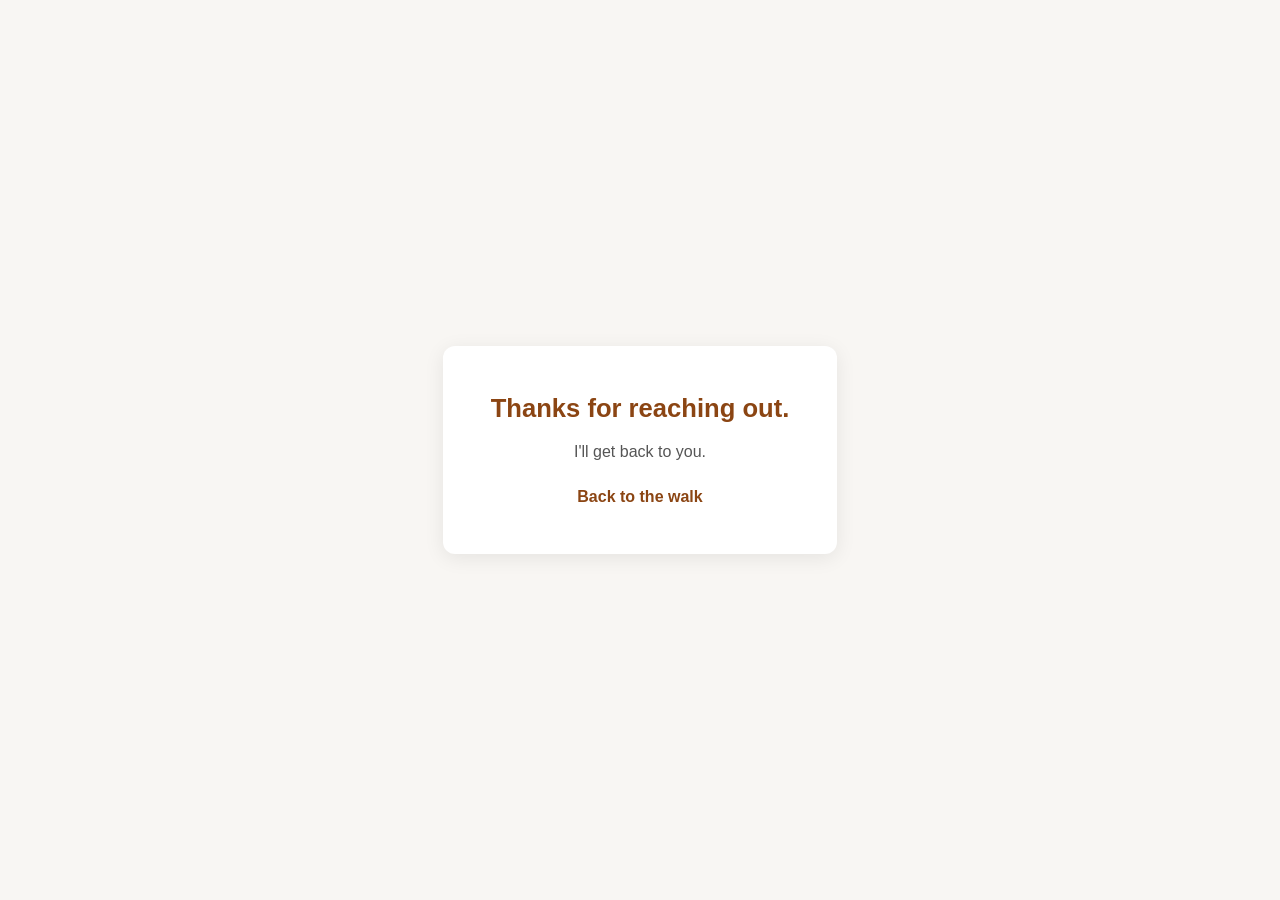
<file: success.html>
<!DOCTYPE html>
<html lang="en">
<head>
    <meta charset="UTF-8">
    <meta name="viewport" content="width=device-width, initial-scale=1.0">
    <title>The California Walk</title>
    <link rel="icon" href="/favicon.png">
    <link rel="apple-touch-icon" href="/apple-touch-icon.png">
    <style>
        * { margin: 0; padding: 0; box-sizing: border-box; }
        body {
            font-family: -apple-system, BlinkMacSystemFont, 'San Francisco', 'Helvetica Neue', Arial, sans-serif;
            background: #f8f6f3;
            min-height: 100vh;
            display: flex;
            align-items: center;
            justify-content: center;
            padding: 20px;
        }
        .container {
            background: white;
            padding: 3rem;
            border-radius: 12px;
            text-align: center;
            max-width: 450px;
            box-shadow: 0 4px 20px rgba(0, 0, 0, 0.08);
        }
        h1 { color: #8B4513; margin-bottom: 1rem; font-size: 1.6rem; }
        p { color: #555; line-height: 1.6; margin-bottom: 1.5rem; }
        a {
            display: inline-block;
            color: #8B4513;
            text-decoration: none;
            font-weight: 600;
        }
        a:hover { text-decoration: underline; }
    </style>
</head>
<body>
    <div class="container">
        <h1>Thanks for reaching out.</h1>
        <p>I'll get back to you.</p>
        <a href="/">Back to the walk</a>
    </div>
</body>
</html>
</file>
<file: style.css>
@import url('https://fonts.googleapis.com/css2?family=Alfa+Slab+One&family=Newsreader:ital,opsz,wght@0,6..72,400..800;1,6..72,400..800&display=swap');
/* The California Walk -- shared styles
   v2 craft pass (Aug 2026, t493): a serif replaces system sans sitewide (Fraunces;
   Newsreader from Oct 13 2026, JC: 'I don't like this font'),
   accent warmed from saddle brown to burnt sienna, homepage goes full-bleed
   with the motion clips. Ruled source: site-v2-brief.md. */
* { margin: 0; padding: 0; box-sizing: border-box; }

:root {
    --ink: #2c2c2c;
    --cream: #f8f6f3;
    --accent: #b04a1c;        /* burnt sienna: sunset, tan bark, 70s poster */
    --accent-deep: #8a3a15;
    --redwood: #3e5c40;
    --gold: #d9a441;
    --pen: #2f6fb0;           /* the family blue: the focus ring (t1803) */
}

/* Keyboard focus: 2px solid pen, 2px offset, everywhere. Links stay sienna. */
:focus-visible { outline: 2px solid var(--pen); outline-offset: 2px; }

body {
    font-family: 'Newsreader', Georgia, 'Times New Roman', serif;
    font-optical-sizing: auto;
    line-height: 1.7;
    color: var(--ink);
    background: var(--cream);
}
html { scroll-behavior: smooth; }

/* ===========================================
   NAV
=========================================== */
nav {
    position: fixed;
    top: 0;
    width: 100%;
    background: rgba(248, 246, 243, 0.95);
    backdrop-filter: blur(10px);
    z-index: 1000;
    padding: 0.75rem 0;
    border-bottom: 1px solid rgba(0, 0, 0, 0.05);
}
.nav-container {
    max-width: 800px;
    margin: 0 auto;
    display: flex;
    justify-content: space-between;
    align-items: center;
    padding: 0 2rem;
}
.logo { height: 44px; }
.logo img { height: 100%; width: auto; }
.logo a { display: block; height: 100%; }
.nav-links { display: flex; list-style: none; gap: 1.5rem; }
.nav-links a {
    text-decoration: none;
    color: #2c2c2c;
    font-size: 0.9rem;
    font-weight: 500;
}
.nav-links a:hover { color: var(--accent); }
.nav-links a.active { color: var(--accent); font-weight: 600; }
.nav-links a.cta {
    background: var(--accent);
    color: white;
    padding: 0.35rem 0.9rem;
    border-radius: 4px;
    transition: background 0.15s;
}
.nav-links a.cta:hover {
    background: var(--accent-deep);
    color: white;
}
.nav-links a.cta.active {
    background: var(--accent-deep);
    color: white;
    font-weight: 600;
}

.mobile-menu {
    display: none;
    flex-direction: column;
    cursor: pointer;
}
.mobile-menu span {
    width: 22px;
    height: 2px;
    background: #2c2c2c;
    margin: 3px 0;
}

/* ===========================================
   MAIN
=========================================== */
main {
    max-width: 720px;
    margin: 0 auto;
    padding: 8rem 2rem 4rem;
}

h1.page-title {
    font-size: 2.6rem;
    color: #2c2c2c;
    font-weight: 700;
    margin-bottom: 1.5rem;
    letter-spacing: -0.01em;
}

h2.section-title {
    font-size: 1.5rem;
    color: var(--accent);
    font-weight: 700;
    margin-bottom: 1.5rem;
    margin-top: 2.5rem;
}

h3.day-title {
    font-size: 1.25rem;
    color: var(--accent);
    font-weight: 700;
    margin-top: 2.5rem;
    margin-bottom: 1rem;
}

hr.rule {
    border: none;
    border-top: 1px solid #ddd6cc;
    margin: 3rem 0;
}

/* ===========================================
   PROSE
=========================================== */
.prose p {
    font-size: 1.08rem;
    margin-bottom: 1.2rem;
}

.prose p.aside {
    font-size: 1rem;
    color: #666;
    font-style: italic;
}

.prose blockquote {
    margin: 1.8rem 2rem;
    color: #555;
    font-style: italic;
    font-size: 1.12rem;
}

.prose blockquote em {
    color: #2c2c2c;
}

.prose a {
    color: var(--accent);
    text-decoration: underline;
    text-decoration-color: rgba(176, 74, 28, 0.35);
    text-underline-offset: 2px;
}
.prose a:hover {
    text-decoration-color: var(--accent);
}

.prose ol, .prose ul {
    margin: 1rem 0 1.5rem 1.5rem;
}
.prose li {
    font-size: 1.08rem;
    margin-bottom: 0.4rem;
}

.prose strong { font-weight: 700; }

.fact-line {
    color: #555;
    font-size: 0.98rem;
    margin-bottom: 0.5rem;
}
.fact-line strong { color: #2c2c2c; }

.meta-block {
    background: rgba(255, 255, 255, 0.6);
    padding: 1.2rem 1.5rem;
    border-radius: 6px;
    margin-bottom: 2rem;
}
.meta-block p { font-size: 1rem; margin-bottom: 0.4rem; }
.meta-block p:last-child { margin-bottom: 0; }

/* ===========================================
   HOMEPAGE
=========================================== */
.intro p {
    font-size: 1.15rem;
    margin-bottom: 1.2rem;
}
.intro p.aside {
    font-size: 1rem;
    color: #666;
    font-style: italic;
}

.walk-list {
    list-style: none;
    padding: 0;
}
.walk-list li {
    padding: 0.85rem 0;
    font-size: 1.05rem;
}
.walk-list a {
    color: var(--accent);
    text-decoration: none;
    font-weight: 600;
}
.walk-list a:hover { text-decoration: underline; }

/* Inline prose links on the home page: same rust treatment as the walk list.
   Scoped to .intro so nav, buttons, and the Elsewhere tiles are untouched. */
.intro a {
    color: var(--accent);
    text-decoration: none;
    font-weight: 600;
}
.intro a:hover { color: var(--accent-deep); text-decoration: underline; }
.walk-list .year-meta { color: #555; font-weight: 400; }

.what p {
    font-size: 1.1rem;
    margin-bottom: 1rem;
}

.contact-block {
    background: white;
    padding: 1.5rem 2rem;
    border-radius: 8px;
    text-align: center;
    box-shadow: 0 2px 10px rgba(0, 0, 0, 0.04);
}
.contact-block a {
    color: var(--accent);
    text-decoration: none;
    font-weight: 600;
    font-size: 1.1rem;
}
.contact-block a:hover { text-decoration: underline; }

/* ===========================================
   PAGE NAV (prev/next at bottom of year pages)
=========================================== */
.page-nav {
    display: flex;
    justify-content: space-between;
    margin-top: 4rem;
    padding-top: 2rem;
    font-size: 1rem;
}
.page-nav a {
    color: var(--accent);
    text-decoration: none;
    font-weight: 600;
}
.page-nav a:hover { text-decoration: underline; }
.page-nav .spacer { flex: 1; text-align: center; color: #999; }

/* ===========================================
   HERO (homepage)
=========================================== */
.hero {
    position: relative;
    height: 92vh;
    min-height: 560px;
    display: flex;
    align-items: center;
    justify-content: center;
    overflow: hidden;
    background: #2c2c2c url('/hero-image.jpg') center/cover no-repeat;
    margin-top: -1px;
}
.hero-overlay {
    position: absolute;
    inset: 0;
    background: rgba(0, 0, 0, 0.38);
    z-index: 1;
}
.hero-content {
    position: relative;
    z-index: 2;
    text-align: center;
    color: white;
    padding: 0 2rem;
    max-width: 1100px;
    width: 100%;
}
.hero-title {
    margin-bottom: 1.5rem;
}
.hero-title img {
    max-width: 100%;
    height: auto;
    max-height: 430px;
    filter: drop-shadow(0 4px 22px rgba(0, 0, 0, 0.55));
}
.hero-dates {
    font-size: 1.35rem;
    font-weight: 500;
    letter-spacing: 0.05em;
    text-shadow: 1px 1px 4px rgba(0, 0, 0, 0.65);
    margin-bottom: 0.5rem;
}
.hero-tagline {
    font-size: 1.45rem;
    font-weight: 400;
    text-shadow: 1px 2px 6px rgba(0, 0, 0, 0.7);
    opacity: 0.97;
}

/* When a page leads with the hero, main shouldn't be pushed down by fixed nav */
main.has-hero {
    padding-top: 4rem;
}

/* ===========================================
   ROUTE GRID (homepage + /route/)
=========================================== */
.landscape-grid {
    display: flex;
    flex-direction: column;
    gap: 3.5rem;
    margin-top: 2rem;
}
.landscape-item {
    text-align: center;
    max-width: 560px;
    margin: 0 auto;
}
.landscape-video {
    width: min(480px, 100%);
    aspect-ratio: 3 / 4;
    height: auto;
    margin: 0 auto 1.2rem;
    border-radius: 12px;
    overflow: hidden;
    box-shadow: 0 4px 16px rgba(0, 0, 0, 0.14);
    background: #2c2c2c;
}
.landscape-item video,
.landscape-item img {
    width: 100%;
    height: 100%;
    object-fit: cover;
    display: block;
}
.landscape-item h3 {
    color: var(--accent);
    margin-bottom: 0.4rem;
    font-size: 1.2rem;
    font-weight: 700;
}
.landscape-item p {
    font-size: 0.95rem;
    line-height: 1.6;
    color: #666;
    max-width: 480px;
    margin: 0 auto;
}

/* ===========================================
   FORM (2027)
=========================================== */
.invite-form {
    background: white;
    padding: 2rem;
    border-radius: 8px;
    box-shadow: 0 2px 10px rgba(0, 0, 0, 0.04);
    margin-top: 1.5rem;
}
.invite-form label {
    display: block;
    font-size: 0.95rem;
    font-weight: 600;
    color: #2c2c2c;
    margin-bottom: 0.4rem;
    margin-top: 1rem;
}
.invite-form label:first-child { margin-top: 0; }
.invite-form input[type="text"],
.invite-form input[type="email"],
.invite-form input[type="tel"],
.invite-form textarea {
    width: 100%;
    padding: 0.7rem 0.9rem;
    border: 1px solid #ddd6cc;
    border-radius: 4px;
    font-size: 1rem;
    font-family: inherit;
    background: #fcfaf7;
    color: #2c2c2c;
}
.invite-form textarea {
    min-height: 100px;
    resize: vertical;
}
.invite-form input:focus,
.invite-form textarea:focus {
    border-color: var(--accent);
    background: white;
}
.invite-form input[type="submit"] {
    margin-top: 1.5rem;
    background: var(--accent);
    color: white;
    border: none;
    padding: 0.8rem 2rem;
    font-size: 1rem;
    font-weight: 600;
    border-radius: 4px;
    cursor: pointer;
    transition: background 0.15s;
}
.invite-form input[type="submit"]:hover {
    background: var(--accent-deep);
}
.invite-form input[type="submit"]:disabled {
    background: #aaa;
    cursor: wait;
}
.form-success {
    background: rgba(255, 255, 255, 0.8);
    padding: 1.5rem 2rem;
    border-radius: 8px;
    border-left: 3px solid #6a9050;
    color: #2c2c2c;
    font-size: 1.05rem;
    line-height: 1.6;
    display: none;
}
.form-note {
    margin-top: 1rem;
    font-size: 0.9rem;
    color: #666;
    font-style: italic;
}

/* ===========================================
   FOOTER
=========================================== */
footer {
    text-align: center;
    padding: 1.5rem 2rem 2.5rem;
    margin-top: 2rem;
}
.footer-note {
    font-size: 0.85rem;
    color: #999;
    font-style: italic;
}
.footer-note a { color: var(--accent); text-underline-offset: 2px; }

/* Elsewhere: tiles as a light page section (matches jccangilla.com treatment) */
.elsewhere {
    max-width: 720px;
    margin: 0 auto;
    padding: 3rem 2rem 3rem;
}
.elsewhere h2 { margin-top: 0; }

/* ===========================================
   MOBILE
=========================================== */
@media (max-width: 768px) {
    .nav-links {
        display: none;
        position: absolute;
        top: 100%;
        left: 0;
        width: 100%;
        background: #f8f6f3;
        flex-direction: column;
        padding: 1rem 2rem;
        box-shadow: 0 4px 6px rgba(0, 0, 0, 0.1);
    }
    .nav-links.active { display: flex; }
    .mobile-menu { display: flex; }
    main { padding: 6.5rem 1.5rem 3rem; }
    main.has-hero { padding-top: 3rem; }
    h1.page-title { font-size: 2rem; }
    h2.section-title { font-size: 1.3rem; }
    h3.day-title { font-size: 1.15rem; }
    .prose p { font-size: 1rem; }
    .prose li { font-size: 1rem; }
    footer a { display: block; margin: 0.5rem 0; }
    .hero { height: 78vh; min-height: 460px; }
    .hero-title img { max-height: 260px; }
    .hero-dates { font-size: 1.1rem; }
    .hero-tagline { font-size: 1.15rem; }
    .landscape-grid { gap: 2.8rem; }
    .logo { height: 34px; }
    .nav-links a.cta {
        background: transparent;
        color: var(--accent);
        padding: 0;
        border-radius: 0;
        font-weight: 600;
    }
}

/* Elsewhere tiles (Aug 2026): shared treatment across the site network -- each tile
   borrows the identity of the site it links to. SSDG = library date-due card; canon
   in the vault, SSDG/logo-identity.md. */
.elsewhere-tiles { display: grid; grid-template-columns: repeat(3, 1fr); gap: 8px; margin-top: 10px; max-width: 520px; }
@media (max-width: 600px) { .elsewhere-tiles { grid-template-columns: repeat(2, 1fr); } }
.elsewhere-tiles .tile { display: flex; min-height: 72px; align-items: center; justify-content: center; text-decoration: none; border: 1px solid transparent; }
.elsewhere-tiles .tile:hover { border-color: #444; }
.tile-plain { background: #f2f0ec; font-family: ui-monospace, Menlo, monospace; font-size: 11px; color: #555; }
.tile-tmc { background: #111; padding: 6px 8px; justify-content: flex-start; }
.tile-tmc span { color: #f2efe6; font-weight: 900; font-size: 26px; line-height: 0.88; letter-spacing: -0.01em; font-family: "Arial Black", Arial, sans-serif; }
.tile-cawalk { background: #f8f6f3; padding: 10px 14px; }
.tile-cawalk img { width: 100%; height: auto; }
.tile-ssdg { background: #f7f1e2; border: 1px solid rgba(38,38,38,0.2); flex-direction: column; align-items: stretch; justify-content: flex-start; padding: 6px 12px; font-family: ui-monospace, Menlo, monospace; color: #262626; }
.tile-ssdg:hover { border-color: #444; }
.ssdg-head { text-align: center; font-size: 7px; letter-spacing: 0.35em; color: rgba(38,38,38,0.7); }
.ssdg-dbl { height: 3px; border-top: 1px solid #9db8d2; border-bottom: 1px solid #9db8d2; margin-top: 3px; }
.ssdg-line { flex: 1; display: flex; align-items: flex-end; border-bottom: 1px solid #9db8d2; font-size: 10px; line-height: 1; padding-bottom: 1px; }
.ssdg-id { padding-top: 3px; text-align: right; font-size: 6px; letter-spacing: 0.2em; color: rgba(38,38,38,0.5); }

/* Elsewhere tile refinements (Aug 2026): real faces + leak-proofing */
.tile-tmc span { font-family: 'Alfa Slab One', 'Arial Black', Arial, sans-serif; font-weight: 400; }
.tile-linslow { background: #f4f2ee; font-family: ui-monospace, Menlo, monospace; font-size: 11px; color: #1d4f88; }
.elsewhere-tiles { grid-template-columns: repeat(4, 1fr); max-width: 660px; }
@media (max-width: 700px) { .elsewhere-tiles { grid-template-columns: repeat(2, 1fr); } }

/* jccangilla.com (Aug 2026): its editorial identity, ratified 8/25 on that site --
   Newsreader serif at 400 (hierarchy by size, never weight) on warm paper, near-black
   ink, with the homepage's "Building..." signature in muted sans. Replaces the
   plain-wordmark fallback it used while that identity was unsettled. */
.tile-jcc { background: #fdfaf7; flex-direction: column; align-items: flex-start; justify-content: center; padding: 8px 13px; }
.tile-jcc .jcc-name { font-family: 'Newsreader', Georgia, serif; font-weight: 400; font-size: 19px; line-height: 1; letter-spacing: -0.02em; color: #121212; }
.tile-jcc .jcc-sig { margin-top: 4px; font-family: -apple-system, BlinkMacSystemFont, "Segoe UI", Roboto, sans-serif; font-size: 9px; color: #6b6560; }

/* Tiles sit in a light .elsewhere section; keep faces self-contained */
.elsewhere-tiles a.tile-ssdg { color: #262626; height: 84px; text-align: left; }

/* Specificity fix: .elsewhere-tiles .tile was beating .tile-ssdg, collapsing the
   card to centered text-width lines. Assert card layout at higher specificity. */
.elsewhere-tiles a.tile { text-decoration: none; }
.elsewhere-tiles .tile-ssdg { flex-direction: column; align-items: stretch; justify-content: flex-start; text-align: left; }
.elsewhere-tiles .tile-ssdg .ssdg-line { display: flex; width: 100%; }
.elsewhere-tiles .tile-tmc { justify-content: flex-start; }

.elsewhere-tiles .tile-tmc span { color: #f2efe6; }

/* ===========================================
   V2 CRAFT PASS (Aug 2026, t493)
   Typography presence, motion hero, full-bleed homepage bands.
   Homepage only below; year pages inherit fonts/palette above.
=========================================== */

h1.page-title { font-size: 3rem; font-weight: 800; letter-spacing: -0.015em; }
h2.section-title { font-size: 1.7rem; font-weight: 700; }

/* Motion hero: the vertical clips crop live via object-fit, so one file
   serves desktop (center band) and phones (near-full frame). */
.hero { height: 96vh; }
.hero-video {
    position: absolute;
    inset: 0;
    width: 100%;
    height: 100%;
    object-fit: cover;
    z-index: 0;
}
.hero-overlay {
    background: linear-gradient(to bottom,
        rgba(0, 0, 0, 0.30),
        rgba(0, 0, 0, 0.18) 55%,
        rgba(30, 30, 30, 0.55));
}
/* 11/04 (design critic F45): on a phone the kicker broke after the hyphen, so the hero read
   "MID-" on one line and "APRIL" on the next. The month holds together now. */
.hero-kicker .nb { white-space: nowrap; }
.hero-kicker {
    font-family: ui-monospace, Menlo, monospace;
    font-size: 1rem;
    letter-spacing: 0.3em;
    text-transform: uppercase;
    opacity: 0.95;
    margin-bottom: 1.5rem;
    text-shadow: 1px 2px 5px rgba(0, 0, 0, 0.7);
}

/* Full-width homepage: main.home drops the column; .measure restores it per band */
main.home { max-width: none; padding: 0; }
main.home .measure { max-width: 720px; margin: 0 auto; padding: 0 2rem; }
main.home .band { padding: 4.5rem 0; }
main.home .band-tint { background: #f1ece2; }
main.home .intro p:last-child { margin-bottom: 0; }

/* The anti-promise, said at poster scale */
.statement { padding: 6.5rem 0 6rem; text-align: center; }
.statement .lines {
    max-width: 1040px;
    margin: 0 auto;
    padding: 0 2rem;
    font-size: clamp(2.1rem, 4.4vw, 3.8rem);
    font-weight: 800;
    line-height: 1.18;
    letter-spacing: -0.02em;
    text-wrap: balance;
}
.statement .after {
    max-width: 640px;
    margin: 2.2rem auto 0;
    padding: 0 2rem;
    font-size: 1.2rem;
    line-height: 1.6;
}

/* How we walk: the five understandings */
.how-we-walk p.lead {
    font-style: italic;
    font-size: 1.15rem;
    margin-bottom: 1.6rem;
}
.how-we-walk .understanding {
    font-size: 1.08rem;
    line-height: 1.65;
    margin-bottom: 1.2rem;
}
.how-we-walk .understanding:last-child { margin-bottom: 1.2rem; }

/* Full-bleed motion band (carmel) carrying the route line */
.band-motion {
    position: relative;
    height: 64vh;
    min-height: 420px;
    overflow: hidden;
    display: flex;
    align-items: center;
    justify-content: center;
    background: #2c2c2c center/cover no-repeat;
}
.band-motion video {
    position: absolute;
    inset: 0;
    width: 100%;
    height: 100%;
    object-fit: cover;
}
.band-motion .scrim {
    position: absolute;
    inset: 0;
    background: rgba(0, 0, 0, 0.34);
}
.band-motion .route-line {
    position: relative;
    z-index: 2;
    color: white;
    text-align: center;
    padding: 0 2rem;
}
.band-motion .places {
    font-size: clamp(1.35rem, 3.4vw, 2.1rem);
    font-weight: 700;
    letter-spacing: -0.01em;
    text-shadow: 1px 1px 5px rgba(0, 0, 0, 0.6);
    margin-bottom: 0.6rem;
}
.band-motion .route-link a {
    color: white;
    font-size: 1.05rem;
    text-underline-offset: 3px;
    text-decoration-color: rgba(255, 255, 255, 0.5);
}
.band-motion .route-link a:hover { text-decoration-color: white; }

/* The door */
.door { text-align: center; padding-bottom: 1rem; }
.door h2 { margin-top: 0; }
.door p { font-size: 1.15rem; max-width: 560px; margin: 0 auto 1.2rem; }
.door .cta-button-text {
    display: inline-block;
    margin-top: 0.5rem;
    background: var(--accent);
    color: white;
    padding: 0.85rem 1.9rem;
    border-radius: 4px;
    text-decoration: none;
    font-weight: 600;
    font-size: 1.1rem;
    transition: background 0.15s;
}
.door .cta-button-text:hover { background: var(--accent-deep); }

/* 2027 day-shape sketch */
.day-shape { list-style: none; margin: 1rem 0 1.5rem 0; }
.day-shape li {
    padding: 0.7rem 0;
    margin-bottom: 0;
}
.day-shape li .day-tag {
    font-weight: 700;
    font-size: 1.02rem;
    color: var(--accent);
    display: block;
    margin-bottom: 0.1rem;
}
.money-sentence {
    font-size: 1.15rem;
}

@media (prefers-reduced-motion: reduce) {
    .hero-video, .band-motion video { display: none; }
}

@media (max-width: 768px) {
    h1.page-title { font-size: 2.3rem; }
    .hero-kicker { font-size: 0.72rem; letter-spacing: 0.2em; }
    main.home .measure { padding: 0 1.5rem; }
    main.home .band { padding: 3.2rem 0; }
    .statement { padding: 4.5rem 0 4rem; }
    .band-motion { height: 70vh; }
    .hero { height: 88vh; }
}

/* ===========================================
   YEAR PAGES: walk photos and the chorus (t1239, 2026-10-22)
=========================================== */
.walk-photo { margin: 2rem 0 2.4rem; }
.walk-photo img { display: block; width: 100%; height: auto; border-radius: 2px; }
.walk-photo.pair { display: grid; grid-template-columns: 1fr 1fr; gap: 0.8rem; align-items: start; }
.walk-photo.wide { margin-left: -6vw; margin-right: -6vw; }
@media (min-width: 900px) { .walk-photo.wide { margin-left: -120px; margin-right: -120px; } }
@media (max-width: 600px) { .walk-photo.wide { margin-left: -2rem; margin-right: -2rem; } .walk-photo img { border-radius: 0; } }

.chorus { margin: 1.4rem 0 2.6rem; }
.chorus .chorus-q { margin: 1.8rem 0 0.4rem; font-size: 0.95rem; color: #777; font-style: normal; }
.chorus blockquote { margin: 0 0 0 1.2rem; padding-left: 1rem; border-left: 2px solid var(--accent); }
.chorus blockquote cite { display: block; margin-top: 0.5rem; font-style: normal; font-size: 0.9rem; color: var(--accent-deep); letter-spacing: 0.02em; }
</file>
<file: network-tiles/network-tiles.css>
/* Network tiles: one quiet frame, eight distinct faces (t1478).
   The outer geometry is shared. Identity stays inside each tile. */
/* The two faces that need a webfont (JC Cangilla in Newsreader, TMC in Alfa Slab One)
   load it here, so a site that does not carry the font itself still renders the tile right (JC 9/13, seen on mymorningquestions.com). */
@import url('https://fonts.googleapis.com/css2?family=Newsreader:ital,wght@0,400;1,400&family=Alfa+Slab+One&display=swap');

/* A tile that is a button (t1559) must behave like the anchor it replaced: inherit the page font and start alignment.
   Low specificity on purpose, so every per-tile font rule below still wins (9/24: font: inherit was overriding Linslow, SSDG and MMQ). */
button.network-tile { font: inherit; text-align: start; }

/* Hover and focus are pen, the family blue (2026-10-15, t1798). The strip reads the host's --pen,
   never its --accent: Linslow's --accent was a near-white grey and the walk's is sienna. A host on a
   dark ground sets --pen to the night value, #8db8e8. */
.network-tiles {
  --network-tile-accent: var(--pen, #2f6fb0);
  display: grid;
  grid-template-columns: repeat(4, minmax(0, 1fr));
  gap: 8px;
  width: 100%;
  max-width: 660px;
}

.network-tiles-label {
  display: block;
  margin-bottom: 10px;
}

.footer-network {
  margin-top: 10px;
}

.network-tiles .network-tile {
  box-sizing: border-box;
  display: flex;
  height: 76px;
  min-height: 76px;
  max-height: 76px;
  overflow: hidden;
  align-items: center;
  justify-content: center;
  border: 1px solid #ececec;
  border-radius: 0;
  color: inherit;
  text-decoration: none;
}

.network-tiles .network-tile:hover,
.network-tiles .network-tile:focus-visible {
  border-color: var(--network-tile-accent);
}

.network-tiles .network-tile:focus-visible {
  outline: 2px solid var(--network-tile-accent);
  outline-offset: 2px;
}

.network-tiles--wall {
  grid-template-columns: repeat(3, minmax(0, 1fr));
  gap: 12px 16px;
  max-width: none;
}

.network-tiles--wall .network-tile {
  height: 150px;
  min-height: 150px;
  max-height: 150px;
}

.network-tile.tile-jcc {
  flex-direction: column;
  align-items: flex-start;
  justify-content: center;
  padding: 8px 13px;
  background: #fdfaf7;
}
.network-tile .jcc-name { font-family: 'Newsreader', Georgia, serif; font-size: 19px; font-weight: 400; line-height: 1; letter-spacing: -.02em; color: #121212; }
.network-tile .jcc-sig { margin-top: 4px; font-family: -apple-system, BlinkMacSystemFont, 'Segoe UI', Roboto, sans-serif; font-size: 9px; color: #6b6560; }

.network-tile.tile-linslow { padding: 8px 12px; background: #f4f2ee; font-family: ui-monospace, Menlo, monospace; font-size: 11px; color: #1d4f88; } /* linslow-blue (JC, 2026-10-15, t1812) */

.network-tile.tile-tmc { justify-content: flex-start; padding: 6px 8px; background: #111; }
.network-tile .tmc-mark { font-family: 'Alfa Slab One', 'Arial Black', Arial, sans-serif; font-size: 22px; font-weight: 400; line-height: .88; letter-spacing: -.01em; color: #f2efe6; }

.network-tile.tile-cawalk { padding: 10px 14px; background: #f8f6f3; }
.network-tile.tile-cawalk img { display: block; width: 100%; height: auto; border: 0; }

.network-tile.tile-ssdg { flex-direction: column; align-items: stretch; justify-content: flex-start; padding: 6px 12px; background: #f7f1e2; font-family: ui-monospace, Menlo, monospace; color: #262626; text-align: left; }
.network-tile .ssdg-head { text-align: center; font-size: 7px; letter-spacing: .35em; color: rgba(38, 38, 38, .7); }
.network-tile .ssdg-dbl { display: block; flex: none; box-sizing: content-box; width: 100%; height: 2px; margin-top: 3px; border-top: 1px solid #9db8d2; border-bottom: 1px solid #9db8d2; }
.network-tile .ssdg-line { display: flex; flex: 1; width: 100%; align-items: flex-end; border-bottom: 1px solid #9db8d2; padding-bottom: 1px; font-size: 10px; line-height: 1; white-space: nowrap; }
.network-tile .ssdg-id { padding-top: 3px; text-align: right; font-size: 6px; letter-spacing: .2em; color: rgba(38, 38, 38, .7); }

.network-tile.tile-at { padding: 9px 11px; background: #fff; }
.network-tile.tile-at img { display: block; width: 100%; height: auto; border: 0; }

.network-tile.tile-mmq { flex-direction: column; align-items: stretch; justify-content: flex-start; padding: 9px; background: #211f1c; font-family: 'IBM Plex Mono', ui-monospace, Menlo, monospace; color: #e6e1d8; text-align: left; }
.network-tile .mmq-site { font-size: 7px; font-weight: 500; line-height: 1.2; letter-spacing: .01em; }
.network-tile .mmq-cur { display: block; width: 6px; height: 10px; margin-top: 3px; background: currentColor; animation: network-tile-blink 1.06s step-end infinite; }
.network-tile .mmq-labels { display: flex; flex-direction: column; margin-top: auto; font-family: Georgia, 'Iowan Old Style', 'Times New Roman', serif; font-size: 7.5px; font-style: italic; line-height: 1.3; color: rgba(230, 225, 216, .75); }

.network-tile.tile-pdfn { justify-content: space-between; align-items: flex-start; gap: 6px; padding: 9px 8px 9px 11px; background: #fff; color: #171717; text-align: left; }
.network-tile .pdfn-text { display: flex; flex-direction: column; gap: 5px; min-width: 0; }
.network-tile .pdfn-title { font-family: 'Lora', Georgia, serif; font-size: 12.5px; font-weight: 500; line-height: 1.05; letter-spacing: -.01em; }
.network-tile .pdfn-when { font-family: ui-monospace, Menlo, monospace; font-size: 7.5px; letter-spacing: .02em; color: #737373; }
.network-tile.tile-pdfn img { width: 42px; height: auto; flex-shrink: 0; border: 0; opacity: .9; }

.network-tiles--wall .network-tile.tile-linslow { font-size: 13px; }
.network-tiles--wall .network-tile.tile-tmc { padding: 10px 14px; }
.network-tiles--wall .network-tile .tmc-mark { font-size: 36px; }
.network-tiles--wall .network-tile.tile-cawalk { padding: 10px 12px; }
.network-tiles--wall .network-tile.tile-ssdg { padding: 10px 18px; }
.network-tiles--wall .network-tile .ssdg-head { font-size: 10px; }
.network-tiles--wall .network-tile .ssdg-dbl { height: 3px; margin-top: 4px; }
.network-tiles--wall .network-tile .ssdg-line { min-height: 20px; font-size: 13px; white-space: nowrap; }
.network-tiles--wall .network-tile .ssdg-id { font-size: 10px; }
.network-tiles--wall .network-tile.tile-at { padding: 12px 16px; }
.network-tiles--wall .network-tile.tile-mmq { padding: 16px; }
.network-tiles--wall .network-tile .mmq-site { font-size: 11px; }
.network-tiles--wall .network-tile .mmq-cur { width: 7px; height: 13px; margin-top: 4px; }
.network-tiles--wall .network-tile .mmq-labels { font-size: 13px; }
.network-tiles--wall .network-tile.tile-pdfn { gap: 10px; padding: 14px 14px 14px 18px; }
.network-tiles--wall .network-tile .pdfn-title { font-size: 19px; }
.network-tiles--wall .network-tile .pdfn-when { font-size: 10.5px; }
.network-tiles--wall .network-tile.tile-pdfn img { width: 66px; }

@keyframes network-tile-blink { 0%, 49% { opacity: 1; } 50%, 100% { opacity: 0; } }

@media (max-width: 700px) {
  .network-tiles { grid-template-columns: repeat(2, minmax(0, 1fr)); }
  .network-tiles--wall { grid-template-columns: 1fr; gap: 10px; }
}

@media (prefers-reduced-motion: reduce) {
  .network-tile .mmq-cur { animation: none; }
}

/* The open treatment (t1559). network-tiles.js swaps each linked tile for a card:
   the face (a button) and its back (the explanation and the link through).
   Both sit in one cell, so the card keeps the tile's size in every box.
   The back is always paper, so its border and link use pen's paper value whatever the host sets
   (5.0:1 on #fdfaf7; the host's --accent made the link vanish on Linslow, 9/22). The card pins
   --pen as well, so a host focus ring drawn inside it stays the paper value (t1798). */
.network-tile-card { position: relative; display: grid; min-width: 0; }
.network-tile-card > .network-tile,
.network-tile-card > .network-tile-back { grid-area: 1 / 1; }
.network-tile-card > .network-tile {
  width: 100%; margin: 0; cursor: pointer;
  transition: opacity .22s ease, transform .22s ease;
}
.network-tile-card::after {
  content: '+'; position: absolute; right: 6px; bottom: 3px; pointer-events: none;
  font: 400 12px/1 -apple-system, BlinkMacSystemFont, 'Segoe UI', Roboto, sans-serif;
  color: #9a948d; transition: opacity .22s ease;
}
.network-tile-card.card-tmc::after, .network-tile-card.card-mmq::after { color: rgba(242, 239, 230, .6); }
.network-tile-back {
  box-sizing: border-box; display: flex; flex-direction: column; justify-content: space-between; gap: 4px;
  min-width: 0; overflow: hidden; padding: 8px 11px 7px;
  --pen: #2f6fb0;
  border: 1px solid #2f6fb0; background: #fdfaf7; color: #1a1a1a; text-align: left;
  opacity: 0; visibility: hidden; transform: translateY(8px);
  transition: opacity .22s ease, transform .22s ease, visibility 0s linear .22s;
}
.network-tile-about { margin: 0; font-family: 'Newsreader', Georgia, serif; font-size: 12px; line-height: 1.25; }
.network-tile-go {
  align-self: flex-start; font-family: -apple-system, BlinkMacSystemFont, 'Segoe UI', Roboto, sans-serif;
  font-size: 10.5px; color: #2f6fb0; text-decoration: none; white-space: nowrap;
}
.network-tile-go:hover, .network-tile-go:focus-visible { text-decoration: underline; }
/* Pen even under a host's footer link rule (TMC's .site-footer a is #6f6f6f, and outranks a bare class). */
.network-tile-back .network-tile-go, .network-tile-back .network-tile-go:hover { color: #2f6fb0; }
.network-tile-card.is-open > .network-tile { opacity: 0; transform: translateY(-8px); pointer-events: none; }
.network-tile-card.is-open::after { opacity: 0; }
.network-tile-card.is-open > .network-tile-back {
  opacity: 1; visibility: visible; transform: none;
  transition: opacity .22s ease, transform .22s ease, visibility 0s;
}
.network-tiles--wall .network-tile-back { padding: 14px 16px 12px; }
.network-tiles--wall .network-tile-about { font-size: 16px; line-height: 1.3; }
.network-tiles--wall .network-tile-go { font-size: 12px; }

@media (prefers-reduced-motion: reduce) {
  .network-tile-card > .network-tile, .network-tile-back { transition: none; transform: none; }
}
</file>
